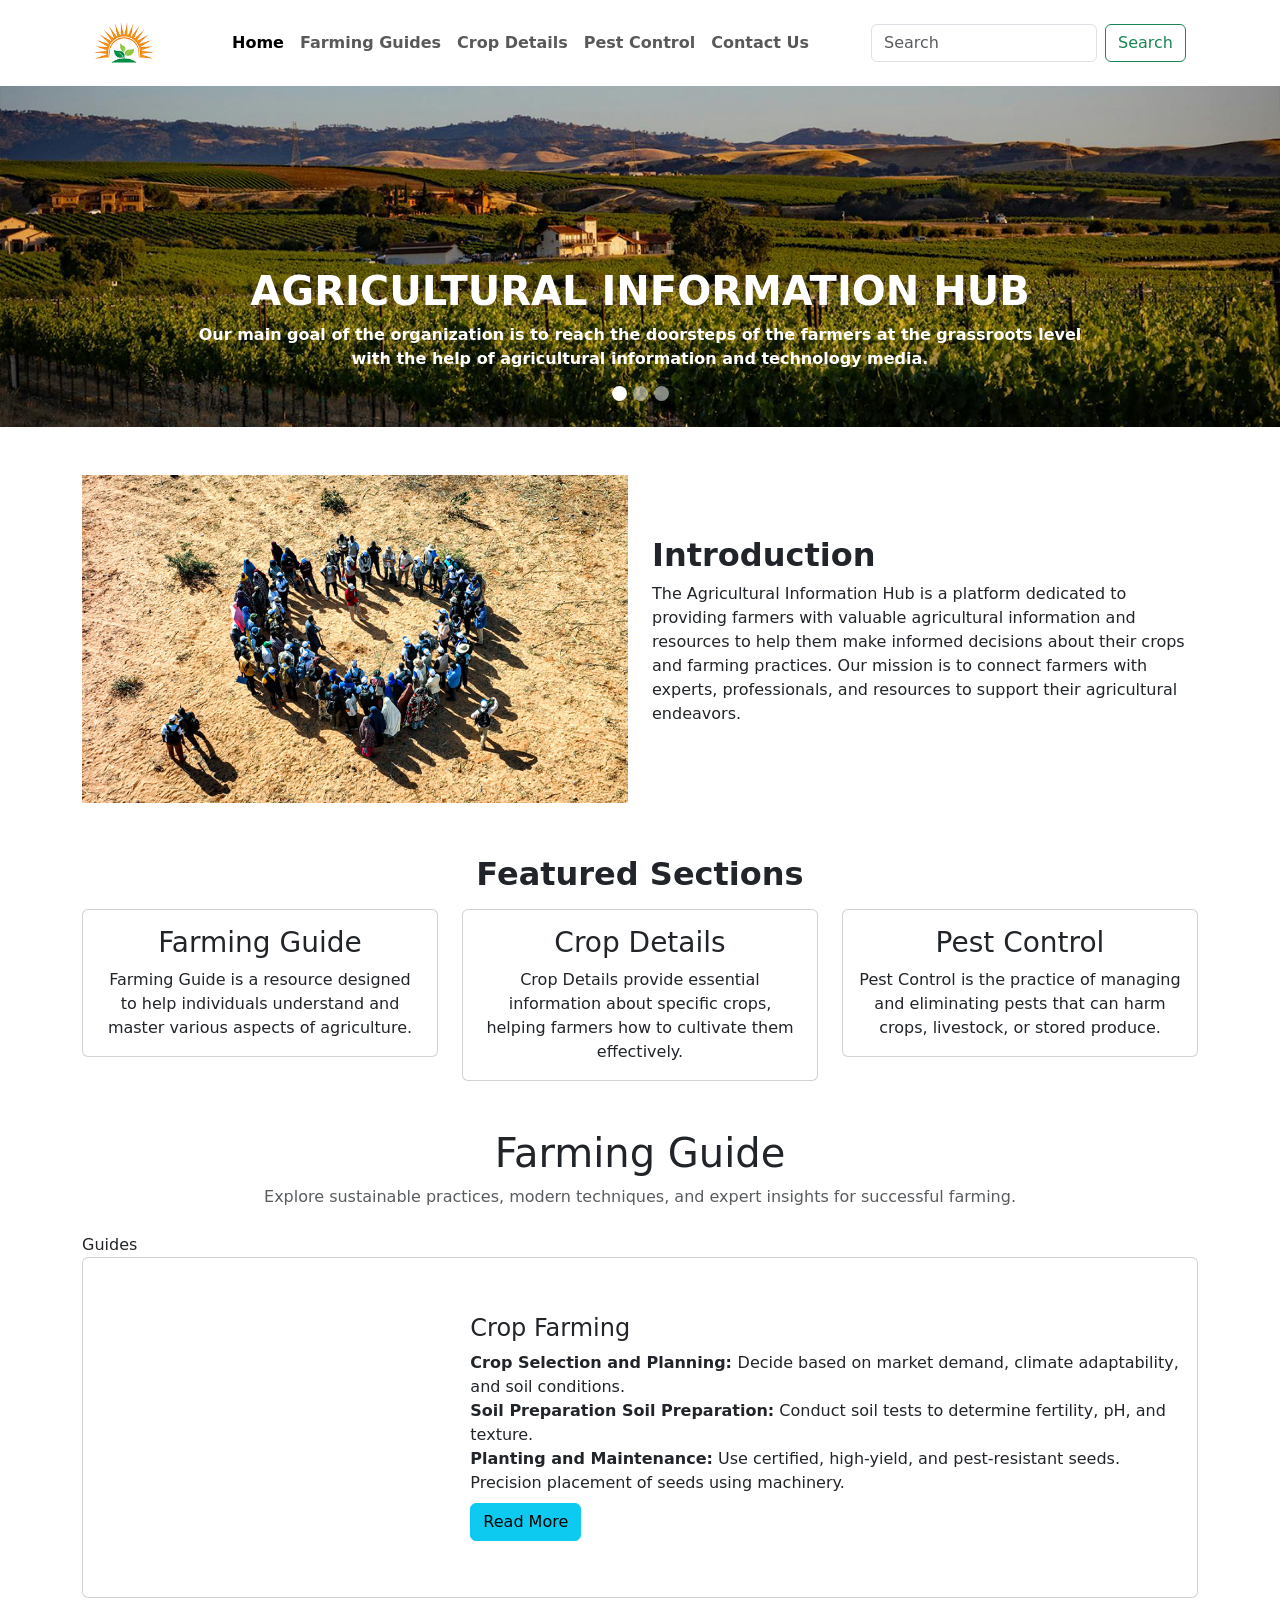
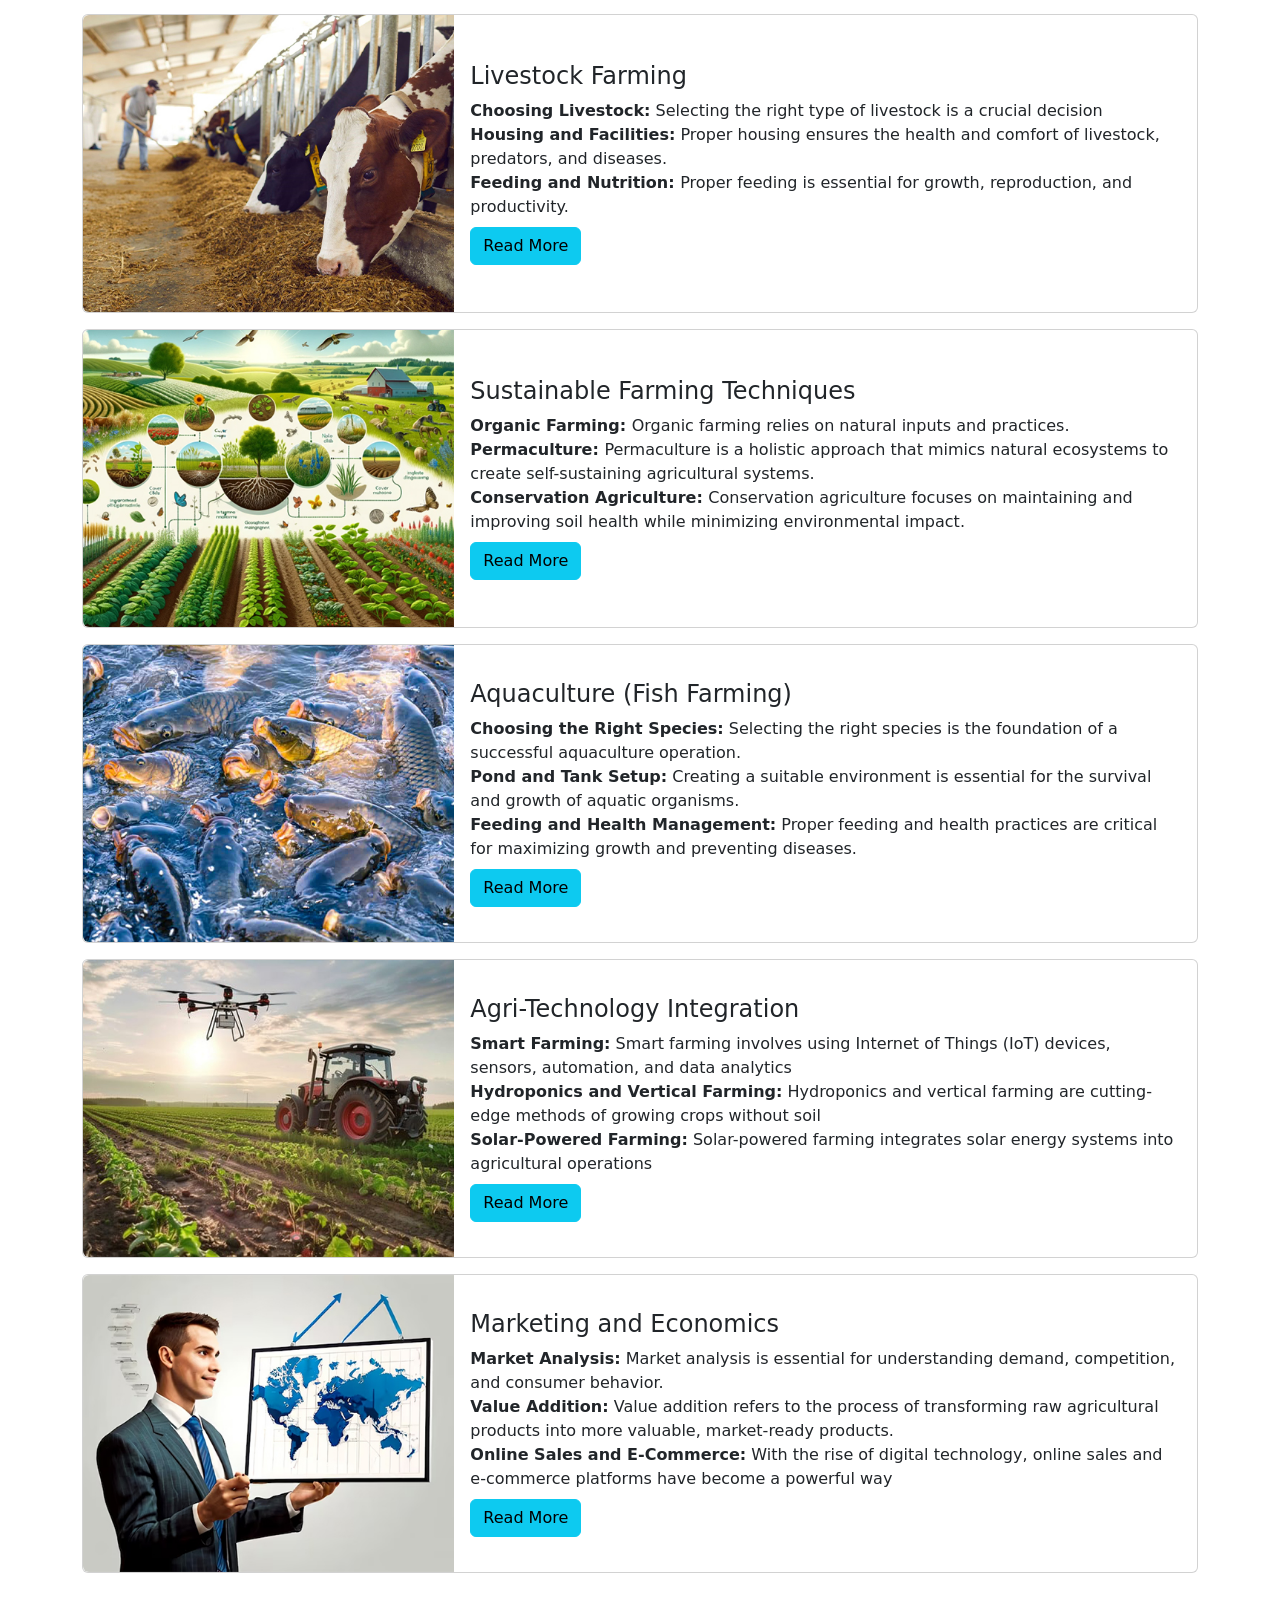
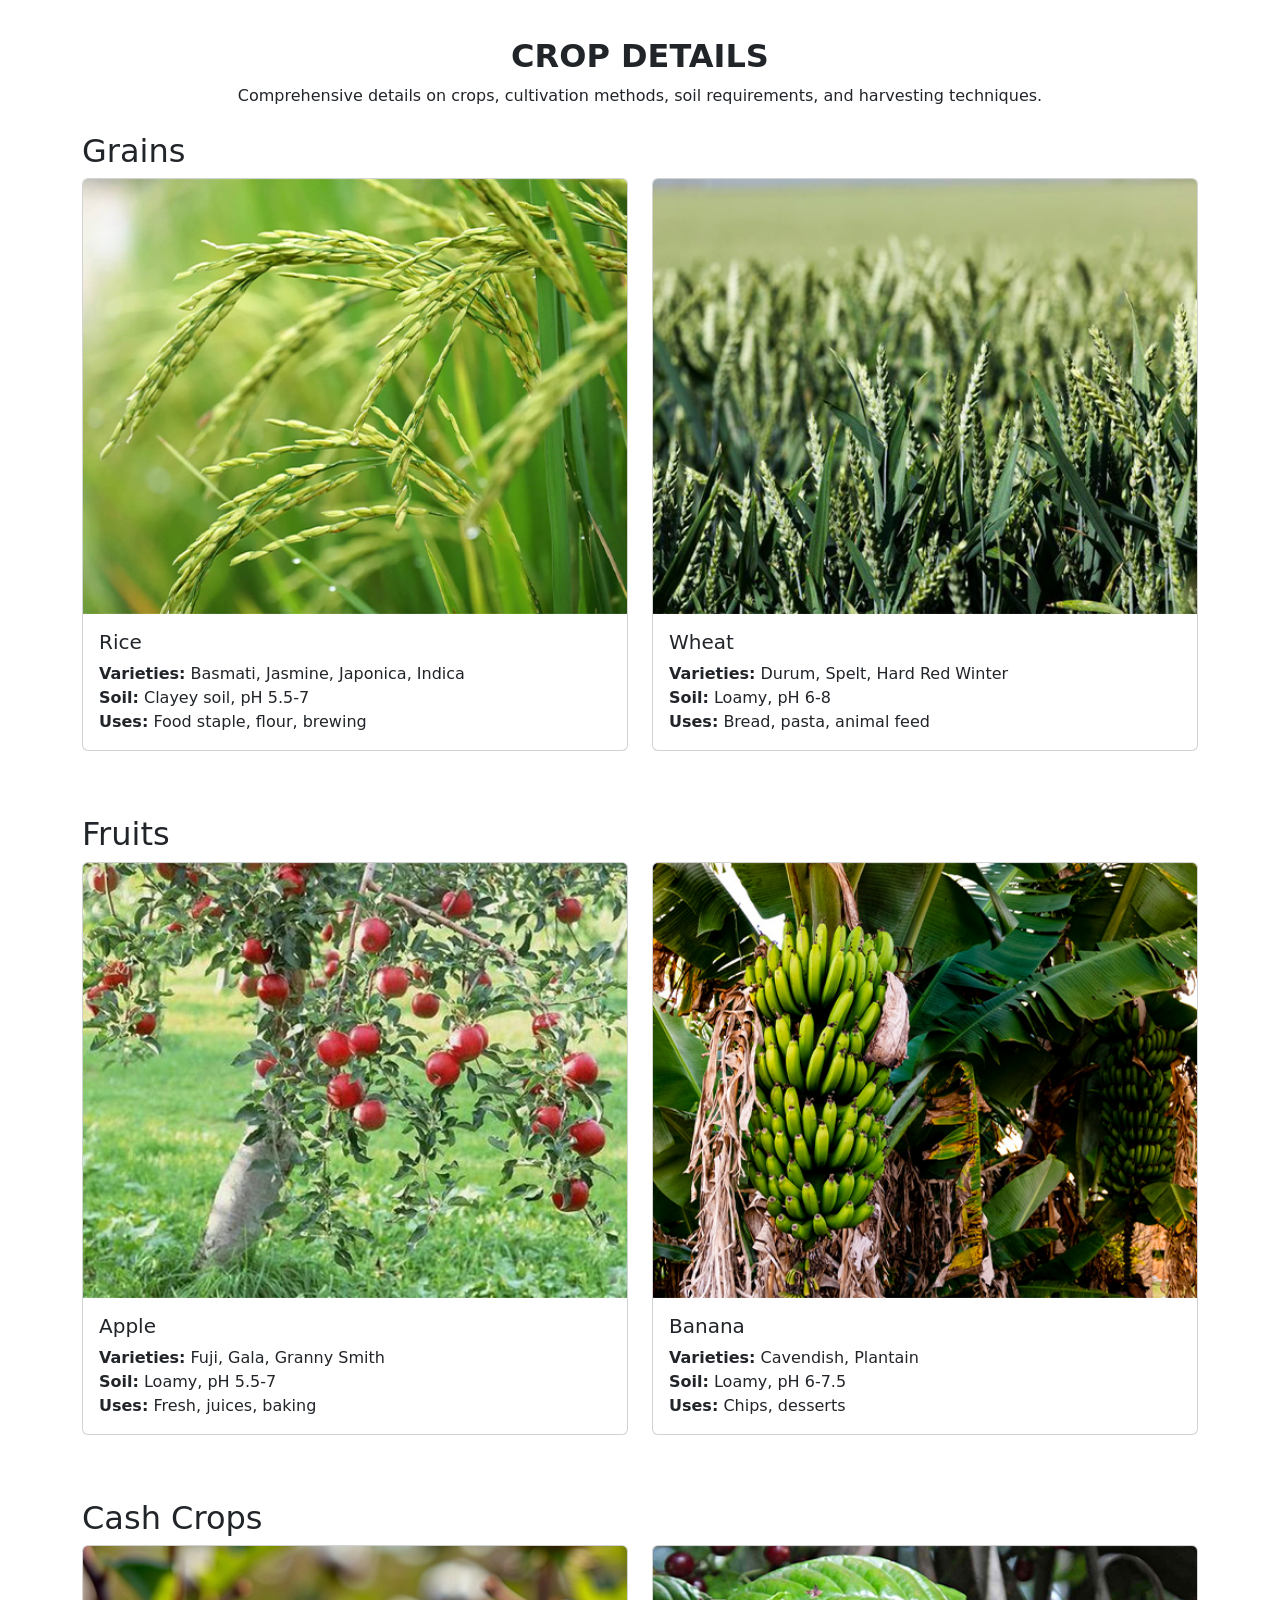
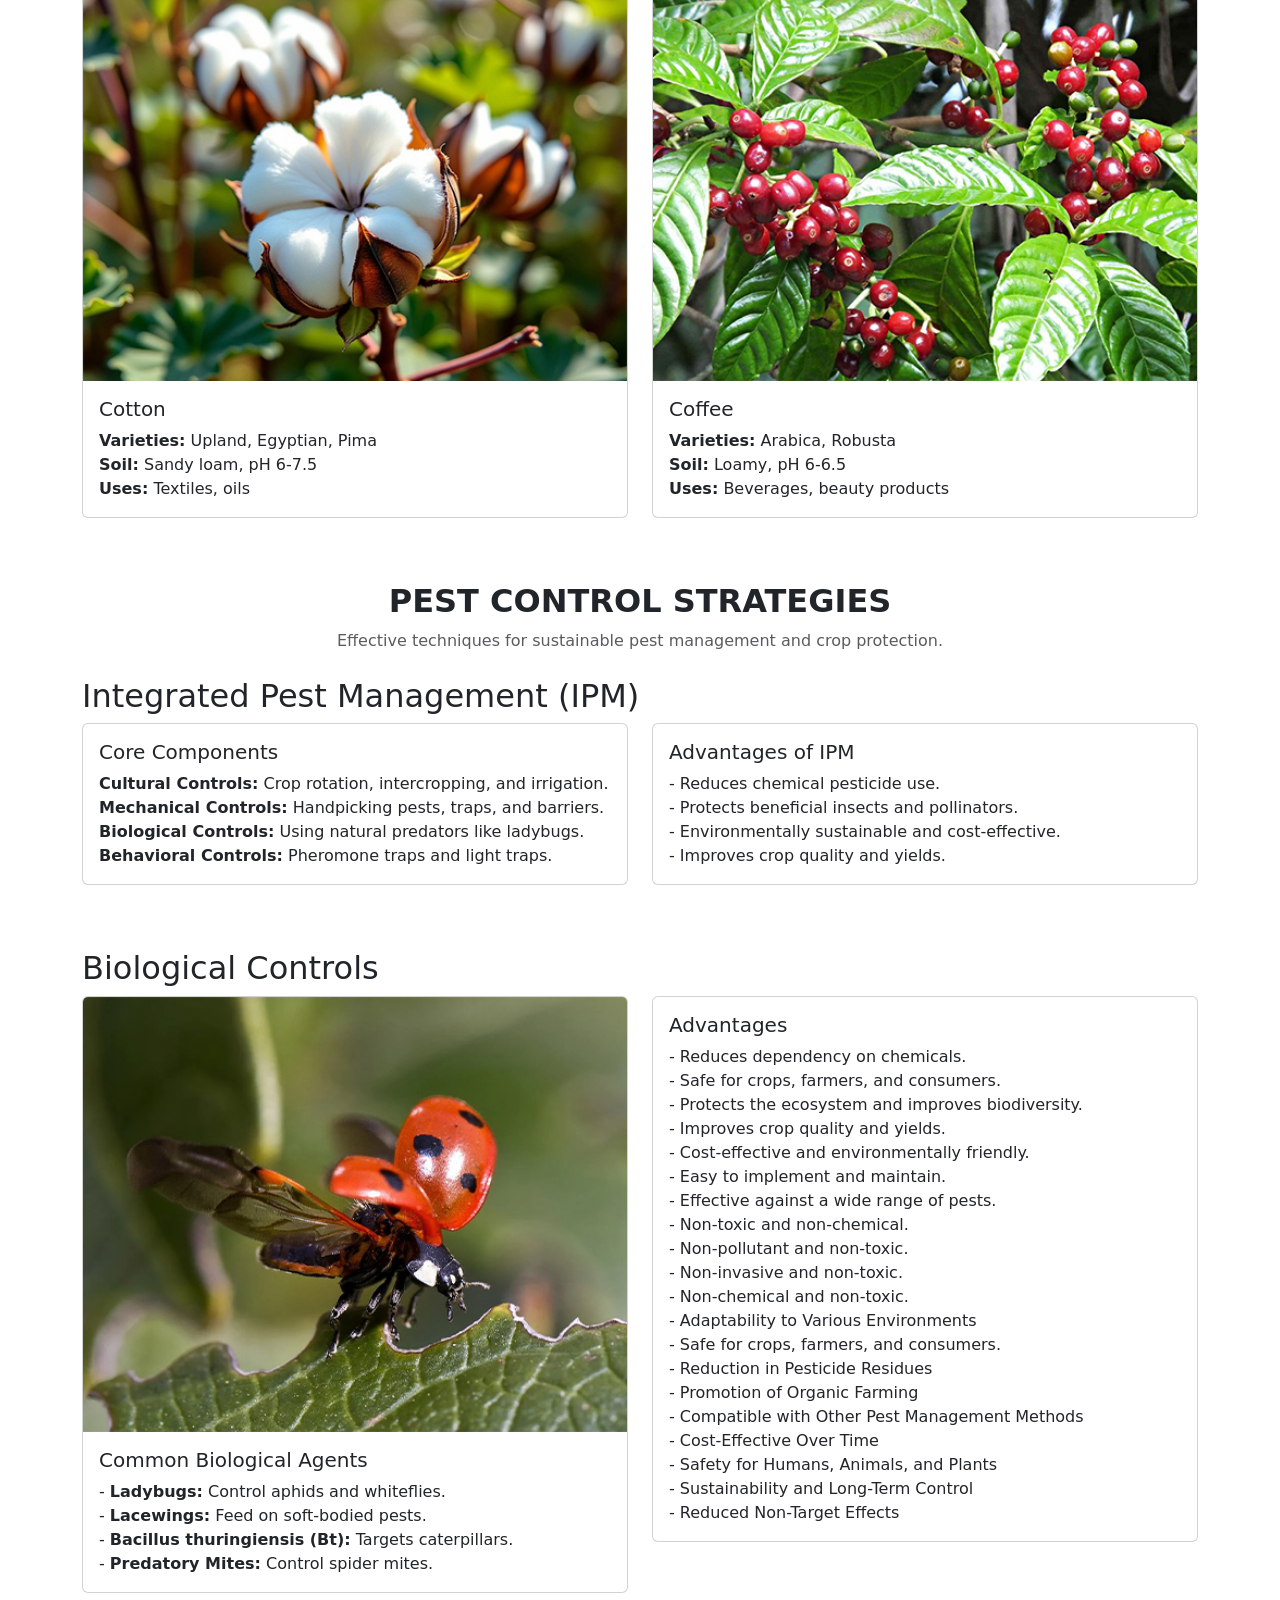
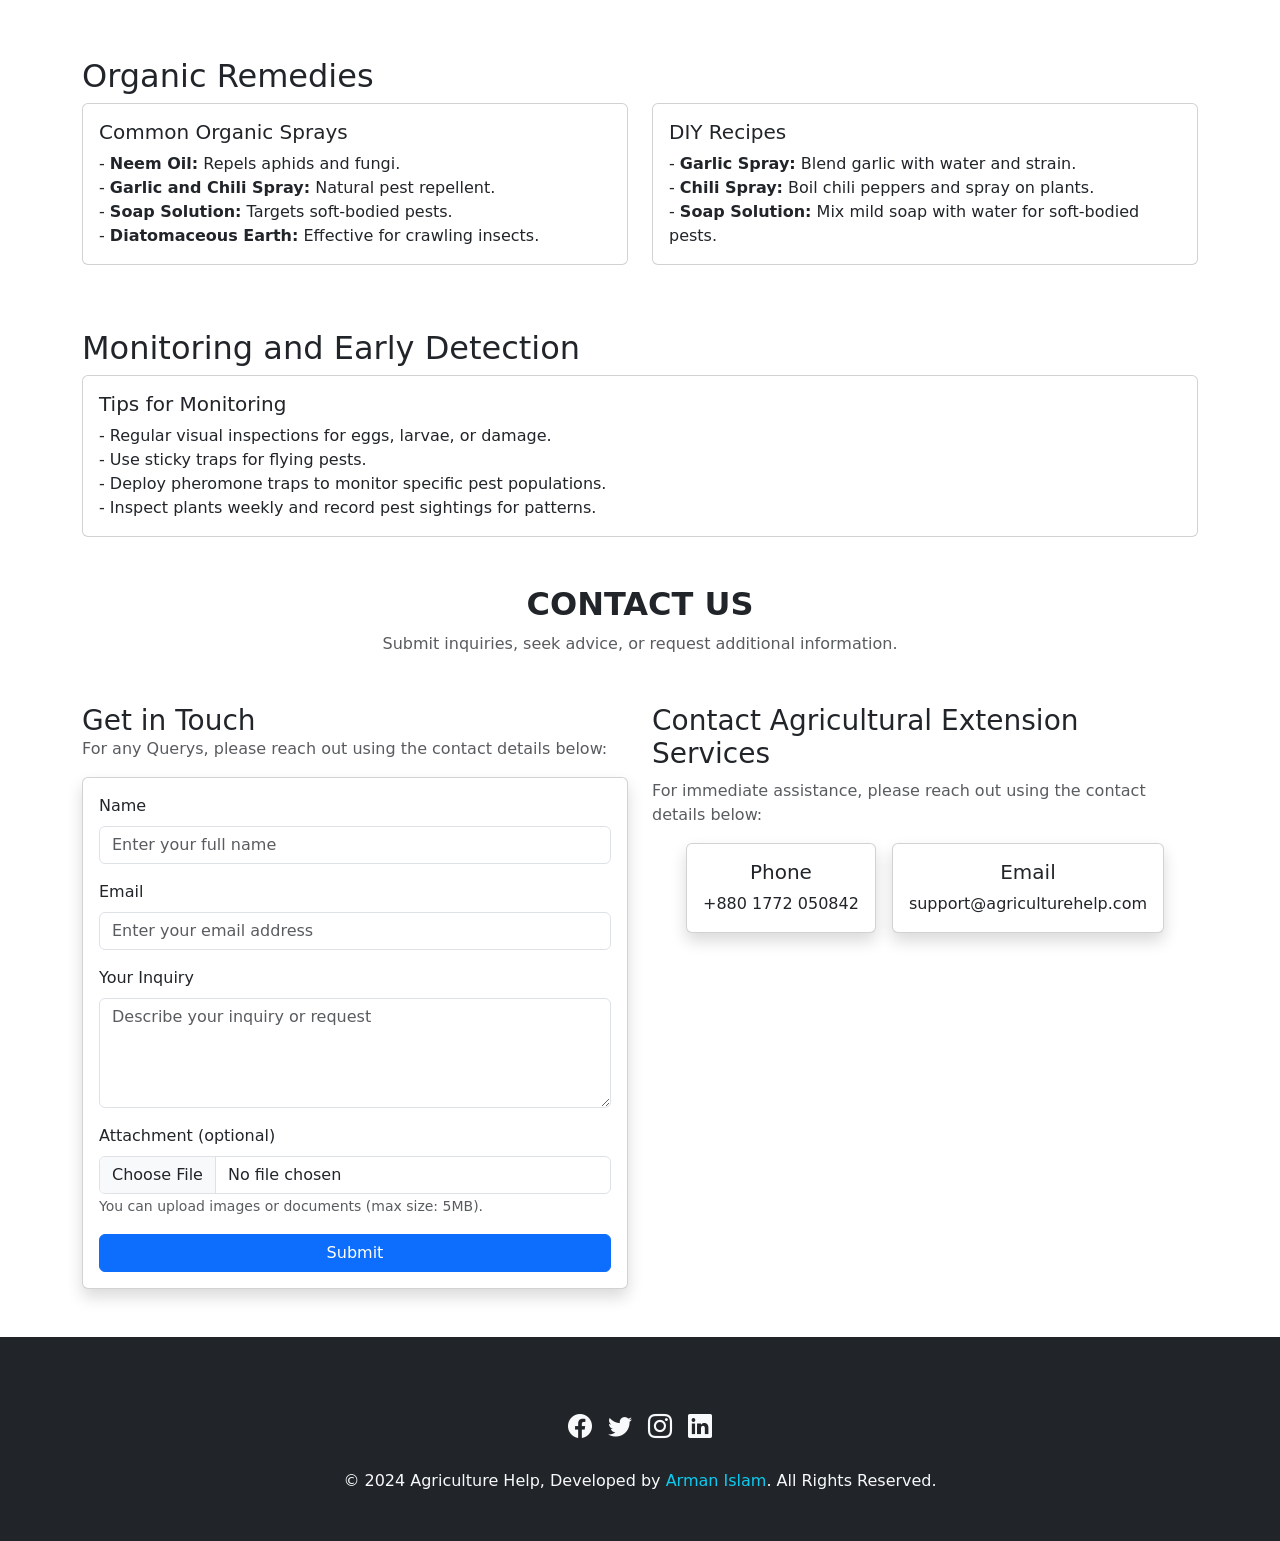
<file: index.html>
<!doctype html>
<html lang="en">

<head>
    <meta charset="utf-8">
    <meta name="viewport" content="width=device-width, initial-scale=1">
    <meta name="description"
        content="This webpage is about Agriculture Information providing a wide range of information about Agriculture." />
    <meta name="author" content="Mehedi Alam" />
    <title>Agricultural Information Hub</title>
    <!-- Bootstrap CSS -->
     <link rel="stylesheet" href="vendor/bootstrap-5.3.3/css/bootstrap.min.css">

    <!-- Bootstrap Icons CSS -->
     <link rel="stylesheet" href="vendor/bootstrap-icons-1.11.3/font/bootstrap-icons.min.css">

    <!-- Custom CSS -->
    <link rel="stylesheet" href="assets/css/style.css">
</head>

<body>
    <!-- Header start -->
    <header>
        <!-- Navigation -->
        <div class="container">
            <nav class="navbar navbar-expand-lg">
                <div class="container-fluid">
                    <a class="navbar-brand" href="index.html"><img src="assets/images/logo.png" width="60" alt="logo" /></a>
                    <button class="navbar-toggler" type="button" data-bs-toggle="collapse"
                        data-bs-target="#navbarSupportedContent" aria-controls="navbarSupportedContent"
                        aria-expanded="false" aria-label="Toggle navigation">
                        <span class="navbar-toggler-icon"></span>
                    </button>
                    <div class="collapse navbar-collapse" id="navbarSupportedContent">
                        <ul class="navbar-nav mx-auto mb-2 mb-lg-0 fw-semibold">
                            <li class="nav-item">
                                <a class="nav-link active" aria-current="page" href="index.html">Home</a>
                            </li>
                            <li class="nav-item">
                                <a class="nav-link" href="farming_guides.html">Farming Guides</a>
                            </li>
                            <li class="nav-item">
                                <a class="nav-link" href="crop_details.html">Crop Details</a>
                            </li>
                            <li class="nav-item">
                                <a class="nav-link" href="pest_control.html">Pest Control</a>
                            </li>
                            <li class="nav-item">
                                <a class="nav-link" href="contact.html">Contact Us</a>
                            </li>
                        </ul>
                        <form class="d-flex" role="search">
                            <input class="form-control me-2" type="search" placeholder="Search" aria-label="Search" />
                            <button class="btn btn-outline-success" type="submit">
                                Search
                            </button>
                        </form>
                    </div>
                </div>
            </nav>
        </div>

        <!-- Carousel -->
        <div class="carousel_banner">
            <div id="carouselExampleCaptions" class="carousel slide" data-bs-ride="carousel" data-bs-interval="3000">
                <div class="carousel-indicators">
                    <button type="button" data-bs-target="#carouselExampleCaptions" data-bs-slide-to="0" class="active"
                        aria-current="true" aria-label="Slide 1"></button>
                    <button type="button" data-bs-target="#carouselExampleCaptions" data-bs-slide-to="1"
                        aria-label="Slide 2"></button>
                    <button type="button" data-bs-target="#carouselExampleCaptions" data-bs-slide-to="2"
                        aria-label="Slide 3"></button>
                </div>
                <div class="carousel-inner">
                    <div class="carousel-item active">
                        <img src="assets/images/banner.jpg" class="d-block w-100 img-fluid" alt="banner1">
                        <div class="carousel-caption d-none d-md-block">
                            <div class="heading text-center text-white">
                                <h1 class="text-uppercase fw-bold">Agricultural Information Hub</h1>
                                <p class="fw-semibold">
                                    Our main goal of the organization is to reach the doorsteps of the
                                    farmers at the grassroots level with the help of agricultural
                                    information and technology media.
                                </p>
                            </div>
                        </div>
                    </div>
                    <div class="carousel-item">
                        <img src="assets/images/banner2.jpg" class="d-block w-100" alt="banner2">
                        <div class="carousel-caption d-none d-md-block">
                            <div class="heading text-center text-white">
                                <h1 class="text-uppercase fw-bold">Agricultural Information Hub</h1>
                                <p class="fw-semibold">
                                    Our main goal of the organization is to reach the doorsteps of the
                                    farmers at the grassroots level with the help of agricultural
                                    information and technology media.
                                </p>
                            </div>
                        </div>
                    </div>
                    <div class="carousel-item">
                        <img src="assets/images/banner3.jpg" class="d-block w-100" alt="banner3">
                        <div class="carousel-caption d-none d-md-block">
                            <div class="heading text-center text-white">
                                <h1 class="text-uppercase fw-bold">Agricultural Information Hub</h1>
                                <p class="fw-semibold">
                                    Our main goal of the organization is to reach the doorsteps of the
                                    farmers at the grassroots level with the help of agricultural
                                    information and technology media.
                                </p>
                            </div>
                        </div>
                    </div>
                </div>
                <!-- <button class="carousel-control-prev" type="button" data-bs-target="#carouselExampleCaptions"
                    data-bs-slide="prev">
                    <span class="carousel-control-prev-icon" aria-hidden="true"></span>
                    <span class="visually-hidden">Previous</span>
                </button>
                <button class="carousel-control-next" type="button" data-bs-target="#carouselExampleCaptions"
                    data-bs-slide="next">
                    <span class="carousel-control-next-icon" aria-hidden="true"></span>
                    <span class="visually-hidden">Next</span>
                </button> -->
            </div>
        </div>

        <!-- banner -->
        <!-- <div class="banner">
            <div class="container">
                <div class="heading text-center text-white">
                    <h1 class="text-uppercase fw-bold">Agricultural Information Hub</h1>
                    <p class="fw-semibold">
                        Our main goal of the organization is to reach the doorsteps of the
                        farmers at the grassroots level with the help of agricultural
                        information and technology media.
                    </p>
                </div>
            </div>
        </div> -->
    </header>
    <!-- Header end -->

      <!-- Main section start -->
    <main>
        <!-- Introduction section -->
        <section class="about py-5">
            <div class="container">
                <div class="row align-items-center">
                    <div class="col-md-6">
                        <img src="assets/images/about.jpg" class="img-fluid" alt="about us" />
                    </div>
                    <div class="col-md-6">
                        <h2 class="fw-bold">Introduction</h2>
                        <p>
                            The Agricultural Information Hub is a platform dedicated to
                            providing farmers with valuable agricultural information and
                            resources to help them make informed decisions about their crops
                            and farming practices. Our mission is to connect farmers with
                            experts, professionals, and resources to support their
                            agricultural endeavors.
                        </p>
                    </div>
                </div>
            </div>
        </section>

        <!-- Intro Details -->
        <section class="intro_details pt-1 pb-5">
            <div class="container">
                <h2 class="text-center pb-2 fw-bold">Featured Sections</h2>
                <div class="row g-4">
                    <div class="col-lg-4 col-md-6">
                        <div class="card">
                            <div class="card-body text-center">
                                <h3 class="card-title">Farming Guide</h3>
                                <p class="card-text">Farming Guide is a resource designed to help individuals understand
                                    and master various aspects of agriculture.</p>
                            </div>
                        </div>
                    </div>
                    <div class="col-lg-4 col-md-6">
                        <div class="card">
                            <div class="card-body text-center">
                                <h3 class="card-title">Crop Details</h3>
                                <p class="card-text">Crop Details provide essential information about specific crops,
                                    helping farmers how to cultivate them effectively.</p>
                            </div>
                        </div>
                    </div>
                    <div class="col-lg-4 col-md-6">
                        <div class="card">
                            <div class="card-body text-center">
                                <h3 class="card-title">Pest Control</h3>
                                <p class="card-text">Pest Control is the practice of managing and eliminating pests that
                                    can harm crops, livestock, or stored produce.</p>
                            </div>
                        </div>
                    </div>
                </div>
            </div>
        </section>

        <!-- Farming guides section start -->
        <!-- Farming Guides -->
        <section class="farming_guides_section">
            <div class="container">
                <!-- Section Title -->
                <div class="text-center mb-4">
                    <h1>Farming Guide</h1>
                    <p class="text-muted">Explore sustainable practices, modern techniques, and expert insights for
                        successful
                        farming.</p>
                </div>Guides</h2>
                <div class="row">

                    <div class="col-lg-12">
                        <div class="card mb-3">
                            <div class="row g-0 align-items-center">
                                <div class="col-md-4 pb-0">
                                    <!-- <img src="assets/images/images.jpg" class="img-fluid w-100" alt="Guide1"> -->

                                    <iframe width="100%" height="332" class="rounded-start" src="https://www.youtube.com/embed/jo8Joe8XOB4?si=YPWAeTyaAG4OgKPn"
                                        title="YouTube video player" frameborder="0"
                                        allow="accelerometer; autoplay; clipboard-write; encrypted-media; gyroscope; picture-in-picture; web-share"
                                        referrerpolicy="strict-origin-when-cross-origin" allowfullscreen></iframe>
                                </div>
                                <div class="col-md-8">
                                    <div class="card-body">
                                        <h4 class="card-title">Crop Farming</h4>
                                        <p class="card-text m-0"><strong>Crop Selection and Planning: </strong>Decide
                                            based on market demand, climate adaptability, and soil conditions.</p>
                                        <p class="m-0"><strong>Soil Preparation Soil Preparation:</strong> Conduct soil
                                            tests to determine fertility, pH, and texture.</p>
                                        <p class="m-0"><strong>Planting and Maintenance:</strong> Use certified,
                                            high-yield, and pest-resistant seeds. Precision placement of seeds using
                                            machinery.</p>

                                        <a href="#" class="btn btn-info mt-2">Read More</a>
                                    </div>
                                </div>
                            </div>
                        </div>
                    </div>
                    <div class="col-lg-12">
                        <div class="card mb-3">
                            <div class="row g-0 align-items-center">
                                <div class="col-md-4">
                                    <img src="assets/images/guide2.jpg" height="323" class="img-fluid rounded-start" alt="...">
                                </div>
                                <div class="col-md-8">
                                    <div class="card-body">
                                        <h4 class="card-title">Livestock Farming</h4>
                                        <p class="m-0"><strong>Choosing Livestock:</strong> Selecting the right type of
                                            livestock is a crucial decision</p>
                                        <p class="m-0"><strong>Housing and Facilities:</strong> Proper housing ensures
                                            the health and comfort of livestock, predators, and diseases.</p>
                                        <p class="m-0"><strong>Feeding and Nutrition: </strong> Proper feeding is
                                            essential for growth, reproduction, and productivity.</p>

                                        <a href="#" class="btn btn-info mt-2">Read More</a>
                                    </div>
                                </div>
                            </div>
                        </div>
                    </div>
                    <div class="col-lg-12">
                        <div class="card mb-3">
                            <div class="row g-0 align-items-center">
                                <div class="col-md-4">
                                    <img src="assets/images/guide3.jpg" class="img-fluid rounded-start" alt="...">
                                </div>
                                <div class="col-md-8">
                                    <div class="card-body">
                                        <h4 class="card-title">Sustainable Farming Techniques</h4>
                                        <p class="m-0"><strong>Organic Farming: </strong> Organic farming relies on
                                            natural inputs and practices.</p>
                                        <p class="m-0"><strong>Permaculture: </strong> Permaculture is a holistic
                                            approach that mimics natural ecosystems to create self-sustaining
                                            agricultural systems.</p>
                                        <p class="m-0"><strong>Conservation Agriculture: </strong> Conservation
                                            agriculture focuses on maintaining and improving soil health while
                                            minimizing environmental impact.</p>
                                        <a href="#" class="btn btn-info mt-2">Read More</a>
                                    </div>
                                </div>
                            </div>
                        </div>
                    </div>
                    <div class="col-lg-12">
                        <div class="card mb-3">
                            <div class="row g-0 align-items-center">
                                <div class="col-md-4">
                                    <img src="assets/images/guide4.jpg" class="img-fluid rounded-start" alt="...">
                                </div>
                                <div class="col-md-8">
                                    <div class="card-body">
                                        <h4 class="card-title">Aquaculture (Fish Farming)</h4>
                                        <p class="m-0"><strong>Choosing the Right Species:</strong> Selecting the right
                                            species is the foundation of a successful aquaculture operation.</p>
                                        <p class="m-0"><strong>Pond and Tank Setup:</strong> Creating a suitable
                                            environment is essential for the survival and growth of aquatic organisms.
                                        </p>
                                        <p class="m-0"><strong>Feeding and Health Management:</strong> Proper feeding
                                            and health practices are critical for maximizing growth and preventing
                                            diseases.</p>
                                        <a href="#" class="btn btn-info mt-2">Read More</a>
                                    </div>
                                </div>
                            </div>
                        </div>
                    </div>
                    <div class="col-lg-12">
                        <div class="card mb-3">
                            <div class="row g-0 align-items-center">
                                <div class="col-md-4">
                                    <img src="assets/images/guide5.jpg" class="img-fluid rounded-start" alt="...">
                                </div>
                                <div class="col-md-8">
                                    <div class="card-body">
                                        <h4 class="card-title">Agri-Technology Integration</h4>
                                        <p class="m-0"><strong>Smart Farming:</strong> Smart farming involves using
                                            Internet of Things (IoT) devices, sensors, automation, and data analytics
                                        </p>
                                        <p class="m-0"><strong>Hydroponics and Vertical Farming:</strong> Hydroponics
                                            and vertical farming are cutting-edge methods of growing crops without soil
                                        </p>
                                        <p class="m-0"><strong>Solar-Powered Farming:</strong> Solar-powered farming
                                            integrates solar energy systems into agricultural operations</p>
                                        <a href="#" class="btn btn-info mt-2">Read More</a>
                                    </div>
                                </div>
                            </div>
                        </div>
                    </div>
                    <div class="col-lg-12">
                        <div class="card mb-3">
                            <div class="row g-0 align-items-center">
                                <div class="col-md-4">
                                    <img src="assets/images/guide6.jpg" class="img-fluid rounded-start" alt="...">
                                </div>
                                <div class="col-md-8">
                                    <div class="card-body">
                                        <h4 class="card-title">Marketing and Economics</h4>
                                        <p class="m-0"><strong>Market Analysis:</strong> Market analysis is essential
                                            for understanding demand, competition, and consumer behavior.</p>
                                        <p class="m-0"><strong>Value Addition:</strong> Value addition refers to the
                                            process of transforming raw agricultural products into more valuable,
                                            market-ready
                                            products.</p>
                                        <p class="m-0"><strong>Online Sales and E-Commerce:</strong> With the rise of
                                            digital technology, online sales and e-commerce platforms have become a
                                            powerful way</p>
                                        <a href="#" class="btn btn-info mt-2">Read More</a>
                                    </div>
                                </div>
                            </div>
                        </div>
                    </div>

                </div>
            </div>
        </section>
        <!-- Farming guides section end -->

        <!-- Crop Details Section start -->
        <section class="crop-details py-5">
            <div class="container">
                <!-- Title -->
                <div class="text-center mb-4">
                    <h2 class="fw-bold text-uppercase">Crop Details</h2>
                    <p>
                        Comprehensive details on crops, cultivation methods, soil
                        requirements, and harvesting techniques.
                    </p>
                </div>

                <!-- Grains Section -->
                <div class="mb-5">
                    <h2>Grains</h2>
                    <div class="row">
                        <div class="col-md-6 mb-3">
                            <div class="card">
                                <img src="assets/images/rice.jpg" class="card-img-top" alt="Rice" />
                                <div class="card-body">
                                    <h5 class="card-title">Rice</h5>
                                    <p class="card-text">
                                        <strong>Varieties:</strong> Basmati, Jasmine, Japonica,
                                        Indica<br />
                                        <strong>Soil:</strong> Clayey soil, pH 5.5-7<br />
                                        <strong>Uses:</strong> Food staple, flour, brewing
                                    </p>
                                </div>
                            </div>
                        </div>
                        <div class="col-md-6 mb-3">
                            <div class="card">
                                <img src="assets/images/wheet.jpg" class="card-img-top" alt="Wheat" />
                                <div class="card-body">
                                    <h5 class="card-title">Wheat</h5>
                                    <p class="card-text">
                                        <strong>Varieties:</strong> Durum, Spelt, Hard Red Winter<br />
                                        <strong>Soil:</strong> Loamy, pH 6-8<br />
                                        <strong>Uses:</strong> Bread, pasta, animal feed
                                    </p>
                                </div>
                            </div>
                        </div>
                    </div>
                </div>

                <!-- Fruits Section -->
                <div class="mb-5">
                    <h2>Fruits</h2>
                    <div class="row">
                        <div class="col-md-6 mb-3">
                            <div class="card">
                                <img src="assets/images/apple.jpg" class="card-img-top" alt="Apple" />
                                <div class="card-body">
                                    <h5 class="card-title">Apple</h5>
                                    <p class="card-text">
                                        <strong>Varieties:</strong> Fuji, Gala, Granny Smith<br />
                                        <strong>Soil:</strong> Loamy, pH 5.5-7<br />
                                        <strong>Uses:</strong> Fresh, juices, baking
                                    </p>
                                </div>
                            </div>
                        </div>
                        <div class="col-md-6 mb-3">
                            <div class="card">
                                <img src="assets/images/bananna.jpg" class="card-img-top" alt="Banana" />
                                <div class="card-body">
                                    <h5 class="card-title">Banana</h5>
                                    <p class="card-text">
                                        <strong>Varieties:</strong> Cavendish, Plantain<br />
                                        <strong>Soil:</strong> Loamy, pH 6-7.5<br />
                                        <strong>Uses:</strong> Chips, desserts
                                    </p>
                                </div>
                            </div>
                        </div>
                    </div>
                </div>

                <!-- Cash Crops Section -->
                <div>
                    <h2>Cash Crops</h2>
                    <div class="row">
                        <div class="col-md-6 mb-3">
                            <div class="card">
                                <img src="assets/images/cotton.jpg" class="card-img-top" alt="Cotton" />
                                <div class="card-body">
                                    <h5 class="card-title">Cotton</h5>
                                    <p class="card-text">
                                        <strong>Varieties:</strong> Upland, Egyptian, Pima<br />
                                        <strong>Soil:</strong> Sandy loam, pH 6-7.5<br />
                                        <strong>Uses:</strong> Textiles, oils
                                    </p>
                                </div>
                            </div>
                        </div>
                        <div class="col-md-6 mb-3">
                            <div class="card">
                                <img src="assets/images/coffee.jpg" class="card-img-top" alt="Coffee" />
                                <div class="card-body">
                                    <h5 class="card-title">Coffee</h5>
                                    <p class="card-text">
                                        <strong>Varieties:</strong> Arabica, Robusta<br />
                                        <strong>Soil:</strong> Loamy, pH 6-6.5<br />
                                        <strong>Uses:</strong> Beverages, beauty products
                                    </p>
                                </div>
                            </div>
                        </div>
                    </div>
                </div>
            </div>
        </section>
        <!-- Crop Details Section end -->

        <!-- Pest Control Strategies section start -->
        <section class="pest_control_strategies">
            <div class="container">
                <!-- Section Title -->
                <div class="text-center mb-4">
                    <h2 class="fw-bold text-uppercase">Pest Control Strategies</h2>
                    <p class="text-muted">
                        Effective techniques for sustainable pest management and crop
                        protection.
                    </p>
                </div>

                <!-- IPM Section -->
                <div class="mb-5">
                    <h2>Integrated Pest Management (IPM)</h2>
                    <div class="row">
                        <div class="col-md-6 mb-3">
                            <div class="card">
                                <div class="card-body">
                                    <h5 class="card-title">Core Components</h5>
                                    <p class="card-text">
                                        <strong>Cultural Controls:</strong> Crop rotation,
                                        intercropping, and irrigation.<br />
                                        <strong>Mechanical Controls:</strong> Handpicking pests,
                                        traps, and barriers.<br />
                                        <strong>Biological Controls:</strong> Using natural
                                        predators like ladybugs.<br />
                                        <strong>Behavioral Controls:</strong> Pheromone traps and
                                        light traps.
                                    </p>
                                </div>
                            </div>
                        </div>
                        <div class="col-md-6 mb-3">
                            <div class="card">
                                <div class="card-body">
                                    <h5 class="card-title">Advantages of IPM</h5>
                                    <p class="card-text">
                                        - Reduces chemical pesticide use.<br />
                                        - Protects beneficial insects and pollinators.<br />
                                        - Environmentally sustainable and cost-effective. <br>
                                        - Improves crop quality and yields.
                                    </p>
                                </div>
                            </div>
                        </div>
                    </div>
                </div>

                <!-- Biological Controls Section -->
                <div class="mb-5">
                    <h2>Biological Controls</h2>
                    <div class="row">
                        <div class="col-md-6 mb-3">
                            <div class="card">
                                <img src="assets/images/ladybug.jpg" class="card-img-top" alt="Ladybugs" />
                                <div class="card-body">
                                    <h5 class="card-title">Common Biological Agents</h5>
                                    <p class="card-text">
                                        - <strong>Ladybugs:</strong> Control aphids and
                                        whiteflies.<br />
                                        - <strong>Lacewings:</strong> Feed on soft-bodied pests.<br />
                                        - <strong>Bacillus thuringiensis (Bt):</strong> Targets
                                        caterpillars.<br />
                                        - <strong>Predatory Mites:</strong> Control spider mites.
                                    </p>
                                </div>
                            </div>
                        </div>
                        <div class="col-md-6 mb-3">
                            <div class="card">
                                <div class="card-body">
                                    <h5 class="card-title">Advantages</h5>
                                    <p class="card-text">
                                        - Reduces dependency on chemicals.<br />
                                        - Safe for crops, farmers, and consumers.<br />
                                        - Protects the ecosystem and improves biodiversity. <br>
                                        - Improves crop quality and yields. <br>
                                        - Cost-effective and environmentally friendly. <br>
                                        - Easy to implement and maintain. <br>
                                        - Effective against a wide range of pests. <br>
                                        - Non-toxic and non-chemical. <br>
                                        - Non-pollutant and non-toxic. <br>
                                        - Non-invasive and non-toxic. <br>
                                        - Non-chemical and non-toxic. <br>
                                        - Adaptability to Various Environments <br>
                                        - Safe for crops, farmers, and consumers. <br>
                                        - Reduction in Pesticide Residues <br>
                                        - Promotion of Organic Farming <br>
                                        - Compatible with Other Pest Management Methods <br>
                                        - Cost-Effective Over Time <br>
                                        - Safety for Humans, Animals, and Plants <br>
                                        - Sustainability and Long-Term Control <br>
                                        - Reduced Non-Target Effects
                                    </p>
                                </div>
                            </div>
                        </div>
                    </div>
                </div>

                <!-- Organic Remedies Section -->
                <div class="mb-5">
                    <h2>Organic Remedies</h2>
                    <div class="row">
                        <div class="col-md-6 mb-3">
                            <div class="card">
                                <div class="card-body">
                                    <h5 class="card-title">Common Organic Sprays</h5>
                                    <p class="card-text">
                                        - <strong>Neem Oil:</strong> Repels aphids and fungi.<br />
                                        - <strong>Garlic and Chili Spray:</strong> Natural pest
                                        repellent.<br />
                                        - <strong>Soap Solution:</strong> Targets soft-bodied
                                        pests.<br />
                                        - <strong>Diatomaceous Earth:</strong> Effective for
                                        crawling insects.
                                    </p>
                                </div>
                            </div>
                        </div>
                        <div class="col-md-6 mb-3">
                            <div class="card">
                                <div class="card-body">
                                    <h5 class="card-title">DIY Recipes</h5>
                                    <p class="card-text">
                                        - <strong>Garlic Spray:</strong> Blend garlic with water and
                                        strain.<br />
                                        - <strong>Chili Spray:</strong> Boil chili peppers and spray
                                        on plants.<br />
                                        - <strong>Soap Solution:</strong> Mix mild soap with water
                                        for soft-bodied pests.
                                    </p>
                                </div>
                            </div>
                        </div>
                    </div>
                </div>

                <!-- Monitoring and Detection Section -->
                <div class="mb-5">
                    <h2>Monitoring and Early Detection</h2>
                    <div class="row">
                        <div class="col-md-12">
                            <div class="card">
                                <div class="card-body">
                                    <h5 class="card-title">Tips for Monitoring</h5>
                                    <p class="card-text">
                                        - Regular visual inspections for eggs, larvae, or damage.<br />
                                        - Use sticky traps for flying pests.<br />
                                        - Deploy pheromone traps to monitor specific pest
                                        populations.<br />
                                        - Inspect plants weekly and record pest sightings for
                                        patterns.
                                    </p>
                                </div>
                            </div>
                        </div>
                    </div>
                </div>
            </div>
        </section>
        <!-- Pest Control Strategies section end -->

        <!-- contact section start -->
        <section class="contact_us my-5">
            <!-- Section Title -->
            <div class="text-center mb-4">
                <h2 class="fw-bold text-uppercase">Contact Us</h2>
                <p class="text-muted">Submit inquiries, seek advice, or request additional information.</p>
            </div>
            <!-- Contact Form -->
            <div class="container">
                <div class="row">
                    <div class="col-md-6">
                        <h3 class="card-title mt-4">Get in Touch</h3>
                        <p class="text-muted">For any Querys, please reach out using the contact details below:</p>
                        <div class="card shadow">
                            <div class="card-body">
                                <form action="/submit" method="POST" enctype="multipart/form-data">
                                    <!-- Name Field -->
                                    <div class="mb-3">
                                        <label for="name" class="form-label">Name</label>
                                        <input type="text" class="form-control" id="name" name="name"
                                            placeholder="Enter your full name" required>
                                    </div>

                                    <!-- Email Field -->
                                    <div class="mb-3">
                                        <label for="email" class="form-label">Email</label>
                                        <input type="email" class="form-control" id="email" name="email"
                                            placeholder="Enter your email address" required>
                                    </div>

                                    <!-- Message/Inquiry Field -->
                                    <div class="mb-3">
                                        <label for="message" class="form-label">Your Inquiry</label>
                                        <textarea class="form-control" id="message" name="message" rows="4"
                                            placeholder="Describe your inquiry or request" required></textarea>
                                    </div>

                                    <!-- File Attachment -->
                                    <div class="mb-3">
                                        <label for="attachment" class="form-label">Attachment (optional)</label>
                                        <input type="file" class="form-control" id="attachment" name="attachment"
                                            accept="image/*,application/pdf">
                                        <small class="text-muted">You can upload images or documents (max size:
                                            5MB).</small>
                                    </div>

                                    <!-- Submit Button -->
                                    <div class="d-grid">
                                        <button type="submit" class="btn btn-primary" onclick="showAlert()">Submit</button>
                                    </div>
                                </form>
                            </div>
                        </div>
                    </div>
                    <!-- Direct Communication Section -->
                    <div class="col-md-6">
                        <div class="mt-4">
                            <h3>Contact Agricultural Extension Services</h3>
                            <p class="text-muted">For immediate assistance, please reach out using the contact details
                                below:</p>
                            <div class="d-flex justify-content-center">
                                <div class="card shadow text-center me-3">
                                    <div class="card-body">
                                        <h5 class="card-title">Phone</h5>
                                        <p class="card-text">+880 1772 050842</p>
                                    </div>
                                </div>
                                <div class="card shadow text-center">
                                    <div class="card-body">
                                        <h5 class="card-title">Email</h5>
                                        <p class="card-text">support@agriculturehelp.com</p>
                                    </div>
                                </div>
                            </div>
                        </div>
                    </div>
                </div>
            </div>
        </section>
        <!-- contact section end -->
    </main>
    <!-- Main section end -->


     <!-- Footer section start -->
    <footer class="bg-dark text-light py-5">
        <div class="container">
            <!-- Social Media Section -->
            <div class="d-flex justify-content-center mt-4">
                <a href="https://www.facebook.com/MehediAlam49/" class="text-light me-3"><i
                        class="bi bi-facebook fs-4"></i></a>
                <a href="https://twitter.com/MehediAlam49" class="text-light me-3"><i
                        class="bi bi-twitter fs-4"></i></a>
                <a href="https://www.instagram.com/mehedialam_49/" class="text-light me-3"><i
                        class="bi bi-instagram fs-4"></i></a>
                <a href="https://www.linkedin.com/in/mehedialam49/" class="text-light"><i
                        class="bi bi-linkedin fs-4"></i></a>
            </div>

            <!-- Footer Bottom -->
            <div class="text-center mt-4">
                <p class="mb-0">&copy; 2024 Agriculture Help, Developed by <a
                        href="https://www.facebook.com/MehediAlam49/" class="text-decoration-none text-info">Arman Islam</a>. All Rights Reserved.</p>
            </div>
        </div>

    </footer>
    <!-- Footer section end -->

    <!-- Scroll to Top Button -->
    <button id="scrollToTopBtn" class="scroll-to-top">↑</button>

    <!-- Bootstrap JS -->
     <script src="vendor/bootstrap-5.3.3/js/bootstrap.bundle.min.js"></script>

    <!-- custom JS -->
    <script src="assets/js/app.js"></script>
</body>

</html>
</file>
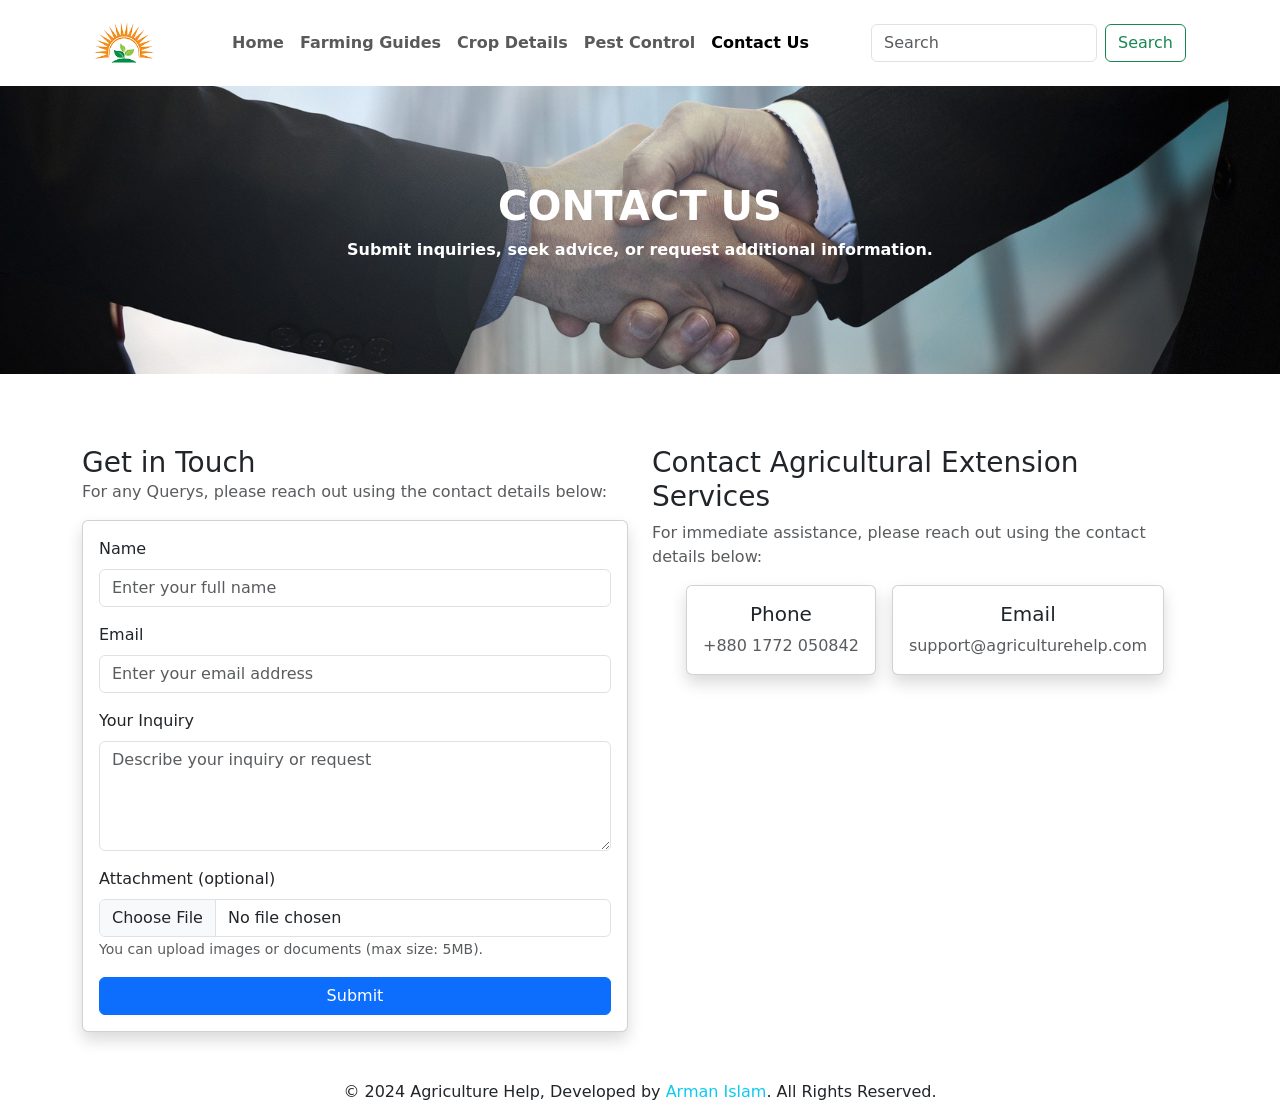
<file: contact.html>
<!doctype html>
<html lang="en">

<head>
    <meta charset="utf-8">
    <meta name="viewport" content="width=device-width, initial-scale=1">
    <meta name="description"
        content="This webpage is about Agriculture Information providing a wide range of information about Agriculture." />
    <meta name="author" content="Mehedi Alam" />
    <title>Agricultural Information Hub</title>
    <!-- Bootstrap CSS -->
    <link rel="stylesheet" href="vendor/bootstrap-5.3.3/css/bootstrap.min.css">
    
    <!-- Bootstrap Icons CSS -->
    <link rel="stylesheet" href="vendor/bootstrap-icons-1.11.3/font/bootstrap-icons.min.css">
    
    <!-- Custom CSS -->
    <link rel="stylesheet" href="assets/css/style.css">
</head>

<body>
    <!-- Header start -->
    <header>
        <!-- Navigation -->
        <div class="container">
            <nav class="navbar navbar-expand-lg">
                <div class="container-fluid">
                    <a class="navbar-brand" href="index.html"><img src="assets/images/logo.png" width="60"
                            alt="logo" /></a>
                    <button class="navbar-toggler" type="button" data-bs-toggle="collapse"
                        data-bs-target="#navbarSupportedContent" aria-controls="navbarSupportedContent"
                        aria-expanded="false" aria-label="Toggle navigation">
                        <span class="navbar-toggler-icon"></span>
                    </button>
                    <div class="collapse navbar-collapse" id="navbarSupportedContent">
                        <ul class="navbar-nav mx-auto mb-2 mb-lg-0 fw-semibold">
                            <li class="nav-item">
                                <a class="nav-link" href="index.html">Home</a>
                            </li>
                            <li class="nav-item">
                                <a class="nav-link" href="farming_guides.html">Farming Guides</a>
                            </li>
                            <li class="nav-item">
                                <a class="nav-link" href="crop_details.html">Crop Details</a>
                            </li>
                            <li class="nav-item">
                                <a class="nav-link" href="pest_control.html">Pest Control</a>
                            </li>
                            <li class="nav-item">
                                <a class="nav-link active" aria-current="page" href="contact.html">Contact Us</a>
                            </li>
                        </ul>
                        <form class="d-flex" role="search">
                            <input class="form-control me-2" type="search" placeholder="Search" aria-label="Search" />
                            <button class="btn btn-outline-success" type="submit">
                                Search
                            </button>
                        </form>
                    </div>
                </div>
            </nav>
        </div>

        <!-- banner -->
        <div class="banner contact_us_banner">
            <div class="container">
                <div class="heading text-center text-white">
                    <h1 class="text-uppercase fw-bold">Contact Us</h1>
                    <p class="fw-semibold">
                        Submit inquiries, seek advice, or request additional information.
                    </p>
                </div>
            </div>
        </div>
    </header>
    <!-- Header end -->
      <!-- Main section start -->
    <main>
        <!-- contact section start -->
        <section class="contact_us my-5">
            <!-- Section Title -->
            <!-- <div class="text-center mb-4">
                <h2 class="fw-bold text-uppercase">Contact Us</h2>
                <p class="text-muted">Submit inquiries, seek advice, or request additional information.</p>
            </div> -->
            <!-- Contact Form -->
            <div class="container">
                <div class="row">
                    <div class="col-md-6">
                        <h3 class="card-title mt-4">Get in Touch</h3>
                        <p class="text-muted">For any Querys, please reach out using the contact details below:</p>
                        <div class="card shadow">
                            <div class="card-body">
                                <form action="/submit" method="POST" enctype="multipart/form-data">
                                    <!-- Name Field -->
                                    <div class="mb-3">
                                        <label for="name" class="form-label">Name</label>
                                        <input type="text" class="form-control" id="name" name="name"
                                            placeholder="Enter your full name" required>
                                    </div>

                                    <!-- Email Field -->
                                    <div class="mb-3">
                                        <label for="email" class="form-label">Email</label>
                                        <input type="email" class="form-control" id="email" name="email"
                                            placeholder="Enter your email address" required>
                                    </div>

                                    <!-- Message/Inquiry Field -->
                                    <div class="mb-3">
                                        <label for="message" class="form-label">Your Inquiry</label>
                                        <textarea class="form-control" id="message" name="message" rows="4"
                                            placeholder="Describe your inquiry or request" required></textarea>
                                    </div>

                                    <!-- File Attachment -->
                                    <div class="mb-3">
                                        <label for="attachment" class="form-label">Attachment (optional)</label>
                                        <input type="file" class="form-control" id="attachment" name="attachment"
                                            accept="image/*,application/pdf">
                                        <small class="text-muted">You can upload images or documents (max size:
                                            5MB).</small>
                                    </div>

                                    <!-- Submit Button -->
                                    <div class="d-grid">
                                        <button type="submit" class="btn btn-primary">Submit</button>
                                    </div>
                                </form>
                            </div>
                        </div>
                    </div>
                    <!-- Direct Communication Section -->
                    <div class="col-md-6">
                        <div class="mt-4">
                            <h3>Contact Agricultural Extension Services</h3>
                            <p class="text-muted">For immediate assistance, please reach out using the contact details
                                below:</p>
                            <div class="d-flex justify-content-center">
                                <div class="card shadow text-center me-3">
                                    <div class="card-body">
                                        <h5 class="card-title">Phone</h5>
                                        <p class="card-text"><a href="tel:+8801772050842" class="text-decoration-none text-muted">+880 1772 050842</a></p>
                                    </div>
                                </div>
                                <div class="card shadow text-center">
                                    <div class="card-body">
                                        <h5 class="card-title">Email</h5>
                                        <p class="card-text"><a href="mailto:support@agriculturehelp.com" class="text-decoration-none text-muted">support@agriculturehelp.com</a></p>
                                    </div>
                                </div>
                            </div>
                        </div>
                    </div>
                </div>
            </div>
        </section>
        <!-- contact section end -->
    </main>
    <!-- Main section end -->

    
            <!-- Footer Bottom -->
            <div class="text-center mt-4">
                <p class="mb-0">&copy; 2024 Agriculture Help, Developed by <a
                        href="https://www.facebook.com/MehediAlam49/" class="text-decoration-none text-info">Arman Islam</a>. All Rights Reserved.</p>
            </div>
        </div>

    </footer>
    <!-- Footer section end -->

    <!-- Scroll to Top Button -->
    <button id="scrollToTopBtn" class="scroll-to-top">↑</button>

    <!-- Bootstrap JS -->
    <script src="vendor/bootstrap-5.3.3/js/bootstrap.bundle.min.js"></script>
    
    <!-- custom JS -->
    <script src="assets/js/app.js"></script>
</body>

</html>
</file>
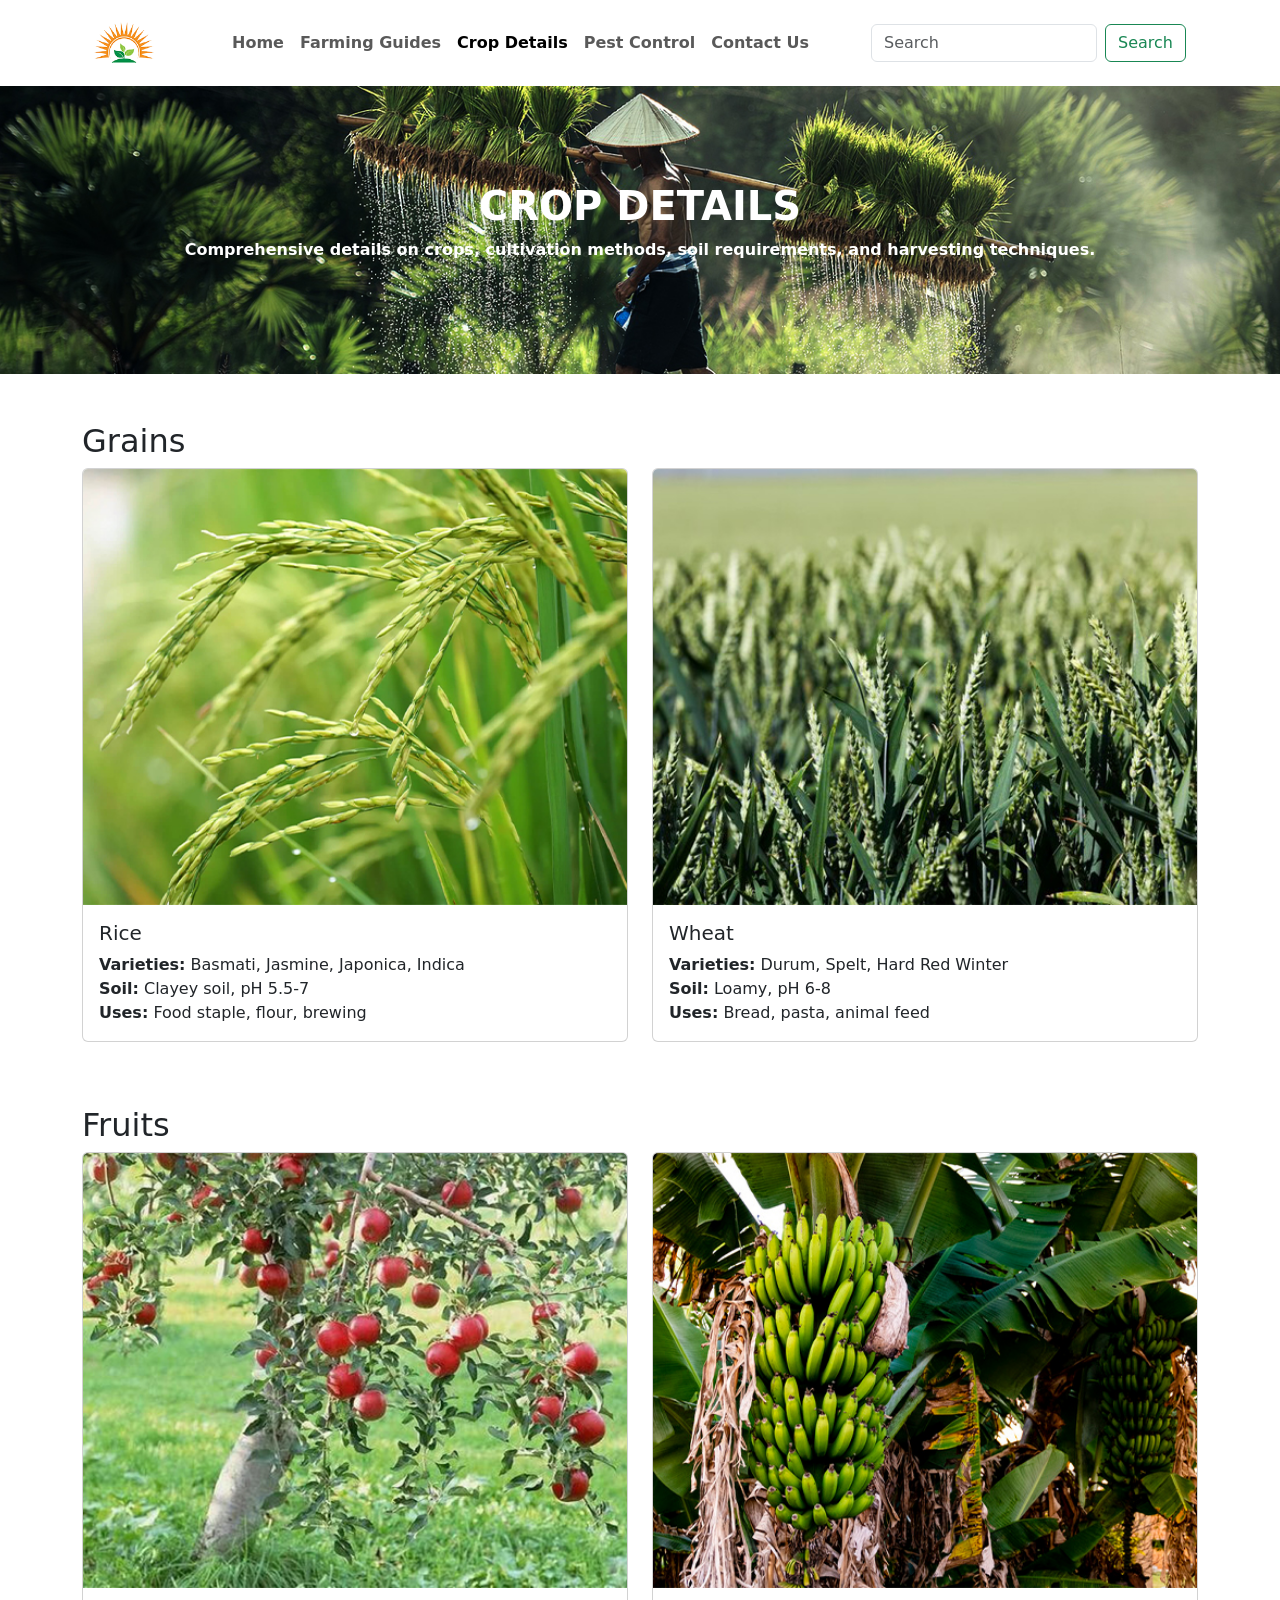
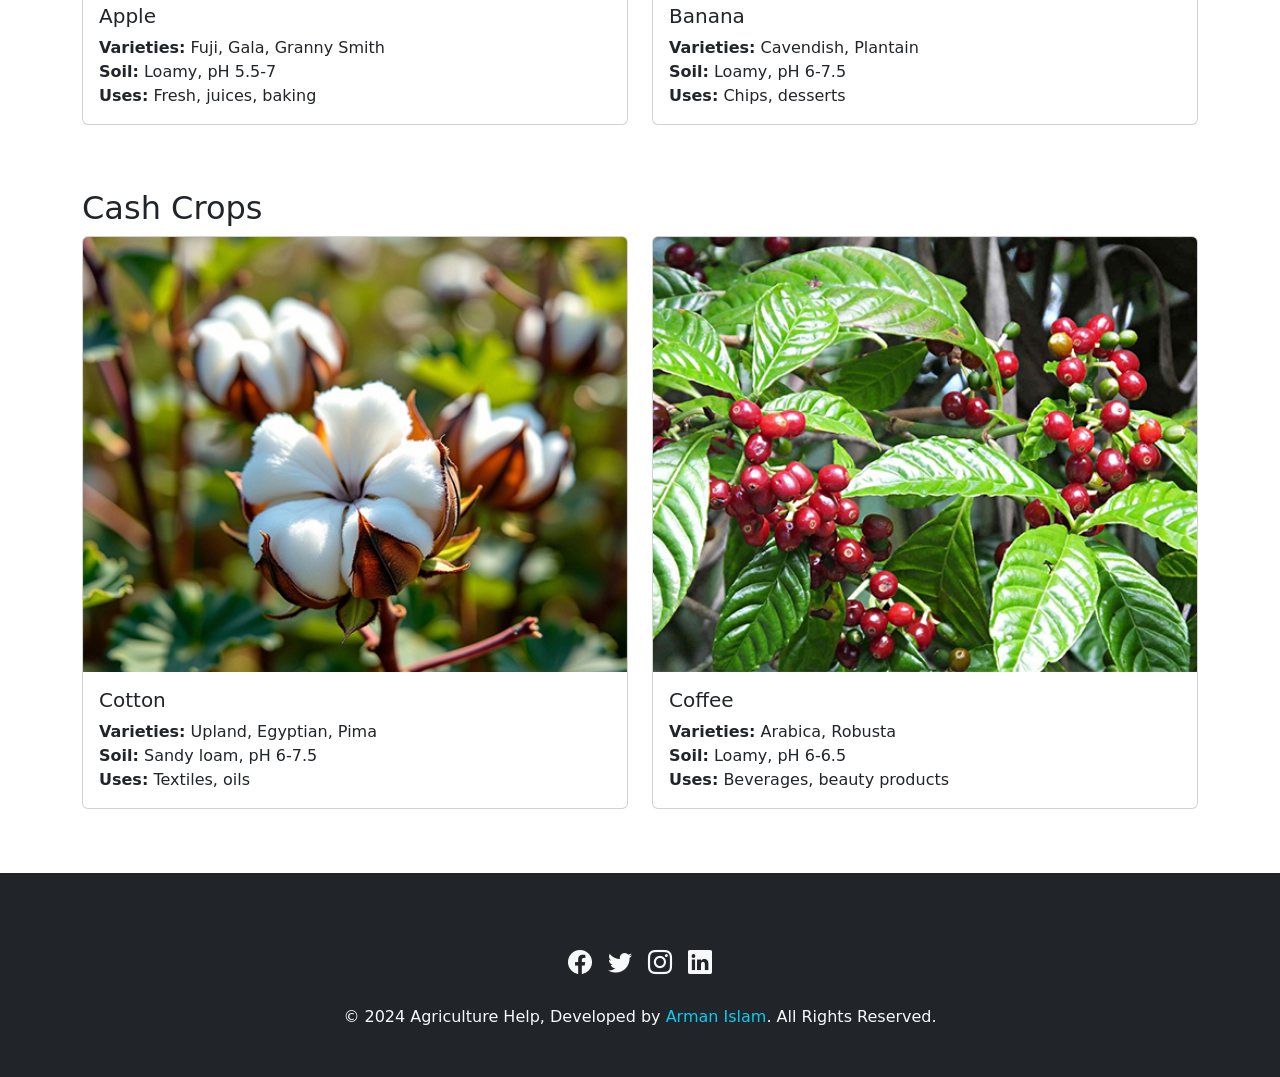
<file: crop_details.html>
<!doctype html>
<html lang="en">

<head>
    <meta charset="utf-8">
    <meta name="viewport" content="width=device-width, initial-scale=1">
    <meta name="description"
        content="This webpage is about Agriculture Information providing a wide range of information about Agriculture." />
    <meta name="author" content="Mehedi Alam" />
    <title>Agricultural Information Hub</title>
    <!-- Bootstrap CSS -->
    <link rel="stylesheet" href="vendor/bootstrap-5.3.3/css/bootstrap.min.css">
    
    <!-- Bootstrap Icons CSS -->
    <link rel="stylesheet" href="vendor/bootstrap-icons-1.11.3/font/bootstrap-icons.min.css">
    
    <!-- Custom CSS -->
    <link rel="stylesheet" href="assets/css/style.css">
</head>

<body>
    <!-- Header start -->
    <header>
        <!-- Navigation -->
        <div class="container">
            <nav class="navbar navbar-expand-lg">
                <div class="container-fluid">
                    <a class="navbar-brand" href="index.html"><img src="assets/images/logo.png" width="60"
                            alt="logo" /></a>
                    <button class="navbar-toggler" type="button" data-bs-toggle="collapse"
                        data-bs-target="#navbarSupportedContent" aria-controls="navbarSupportedContent"
                        aria-expanded="false" aria-label="Toggle navigation">
                        <span class="navbar-toggler-icon"></span>
                    </button>
                    <div class="collapse navbar-collapse" id="navbarSupportedContent">
                        <ul class="navbar-nav mx-auto mb-2 mb-lg-0 fw-semibold">
                            <li class="nav-item">
                                <a class="nav-link" href="index.html">Home</a>
                            </li>
                            <li class="nav-item">
                                <a class="nav-link" href="farming_guides.html">Farming Guides</a>
                            </li>
                            <li class="nav-item">
                                <a class="nav-link active" aria-current="page" href="crop_details.html">Crop Details</a>
                            </li>
                            <li class="nav-item">
                                <a class="nav-link" href="pest_control.html">Pest Control</a>
                            </li>
                            <li class="nav-item">
                                <a class="nav-link" href="contact.html">Contact Us</a>
                            </li>
                        </ul>
                        <form class="d-flex" role="search">
                            <input class="form-control me-2" type="search" placeholder="Search" aria-label="Search" />
                            <button class="btn btn-outline-success" type="submit">
                                Search
                            </button>
                        </form>
                    </div>
                </div>
            </nav>
        </div>

        <!-- banner -->
        <div class="banner crop_details_banner">
            <div class="container">
                <div class="heading text-center text-white">
                    <h1 class="text-uppercase fw-bold">Crop Details</h1>
                    <p class="fw-semibold">
                        Comprehensive details on crops, cultivation methods, soil
                        requirements, and harvesting techniques.
                    </p>
                </div>
            </div>
        </div>
    </header>
    <!-- Header end -->
         <!-- Main section start -->
    <main>
        <!-- Crop Details Section start -->
        <section class="crop-details py-5">
            <div class="container">
                <!-- Title -->
                <!-- <div class="text-center mb-4">
                    <h2 class="fw-bold text-uppercase">Crop Details</h2>
                    <p>
                        Comprehensive details on crops, cultivation methods, soil
                        requirements, and harvesting techniques.
                    </p>
                </div> -->

                <!-- Grains Section -->
                <div class="mb-5">
                    <h2>Grains</h2>
                    <div class="row">
                        <div class="col-md-6 mb-3">
                            <div class="card">
                                <img src="assets/images/rice.jpg" class="card-img-top" alt="Rice" />
                                <div class="card-body">
                                    <h5 class="card-title">Rice</h5>
                                    <p class="card-text">
                                        <strong>Varieties:</strong> Basmati, Jasmine, Japonica,
                                        Indica<br />
                                        <strong>Soil:</strong> Clayey soil, pH 5.5-7<br />
                                        <strong>Uses:</strong> Food staple, flour, brewing
                                    </p>
                                </div>
                            </div>
                        </div>
                        <div class="col-md-6 mb-3">
                            <div class="card">
                                <img src="assets/images/wheet.jpg" class="card-img-top" alt="Wheat" />
                                <div class="card-body">
                                    <h5 class="card-title">Wheat</h5>
                                    <p class="card-text">
                                        <strong>Varieties:</strong> Durum, Spelt, Hard Red Winter<br />
                                        <strong>Soil:</strong> Loamy, pH 6-8<br />
                                        <strong>Uses:</strong> Bread, pasta, animal feed
                                    </p>
                                </div>
                            </div>
                        </div>
                    </div>
                </div>

                <!-- Fruits Section -->
                <div class="mb-5">
                    <h2>Fruits</h2>
                    <div class="row">
                        <div class="col-md-6 mb-3">
                            <div class="card">
                                <img src="assets/images/apple.jpg" class="card-img-top" alt="Apple" />
                                <div class="card-body">
                                    <h5 class="card-title">Apple</h5>
                                    <p class="card-text">
                                        <strong>Varieties:</strong> Fuji, Gala, Granny Smith<br />
                                        <strong>Soil:</strong> Loamy, pH 5.5-7<br />
                                        <strong>Uses:</strong> Fresh, juices, baking
                                    </p>
                                </div>
                            </div>
                        </div>
                        <div class="col-md-6 mb-3">
                            <div class="card">
                                <img src="assets/images/bananna.jpg" class="card-img-top" alt="Banana" />
                                <div class="card-body">
                                    <h5 class="card-title">Banana</h5>
                                    <p class="card-text">
                                        <strong>Varieties:</strong> Cavendish, Plantain<br />
                                        <strong>Soil:</strong> Loamy, pH 6-7.5<br />
                                        <strong>Uses:</strong> Chips, desserts
                                    </p>
                                </div>
                            </div>
                        </div>
                    </div>
                </div>

                <!-- Cash Crops Section -->
                <div>
                    <h2>Cash Crops</h2>
                    <div class="row">
                        <div class="col-md-6 mb-3">
                            <div class="card">
                                <img src="assets/images/cotton.jpg" class="card-img-top" alt="Cotton" />
                                <div class="card-body">
                                    <h5 class="card-title">Cotton</h5>
                                    <p class="card-text">
                                        <strong>Varieties:</strong> Upland, Egyptian, Pima<br />
                                        <strong>Soil:</strong> Sandy loam, pH 6-7.5<br />
                                        <strong>Uses:</strong> Textiles, oils
                                    </p>
                                </div>
                            </div>
                        </div>
                        <div class="col-md-6 mb-3">
                            <div class="card">
                                <img src="assets/images/coffee.jpg" class="card-img-top" alt="Coffee" />
                                <div class="card-body">
                                    <h5 class="card-title">Coffee</h5>
                                    <p class="card-text">
                                        <strong>Varieties:</strong> Arabica, Robusta<br />
                                        <strong>Soil:</strong> Loamy, pH 6-6.5<br />
                                        <strong>Uses:</strong> Beverages, beauty products
                                    </p>
                                </div>
                            </div>
                        </div>
                    </div>
                </div>
            </div>
        </section>
        <!-- Crop Details Section end -->

    </main>
    <!-- Main section end -->

       <!-- Footer section start -->
    <footer class="bg-dark text-light py-5">
        <div class="container">
            <!-- Social Media Section -->
            <div class="d-flex justify-content-center mt-4">
                <a href="https://www.facebook.com/MehediAlam49/" class="text-light me-3"><i
                        class="bi bi-facebook fs-4"></i></a>
                <a href="https://twitter.com/MehediAlam49" class="text-light me-3"><i
                        class="bi bi-twitter fs-4"></i></a>
                <a href="https://www.instagram.com/mehedialam_49/" class="text-light me-3"><i
                        class="bi bi-instagram fs-4"></i></a>
                <a href="https://www.linkedin.com/in/mehedialam49/" class="text-light"><i
                        class="bi bi-linkedin fs-4"></i></a>
            </div>

            <!-- Footer Bottom -->
            <div class="text-center mt-4">
                <p class="mb-0">&copy; 2024 Agriculture Help, Developed by <a
                        href="https://www.facebook.com/MehediAlam49/" class="text-decoration-none text-info">Arman Islam</a>. All Rights Reserved.</p>
            </div>
        </div>

    </footer>
    <!-- Footer section end -->

    <!-- Scroll to Top Button -->
    <button id="scrollToTopBtn" class="scroll-to-top">↑</button>

    <!-- Bootstrap JS -->
    <script src="vendor/bootstrap-5.3.3/js/bootstrap.bundle.min.js"></script>
    
    <!-- custom JS -->
    <script src="assets/js/app.js"></script>
</body>

</html>
</file>
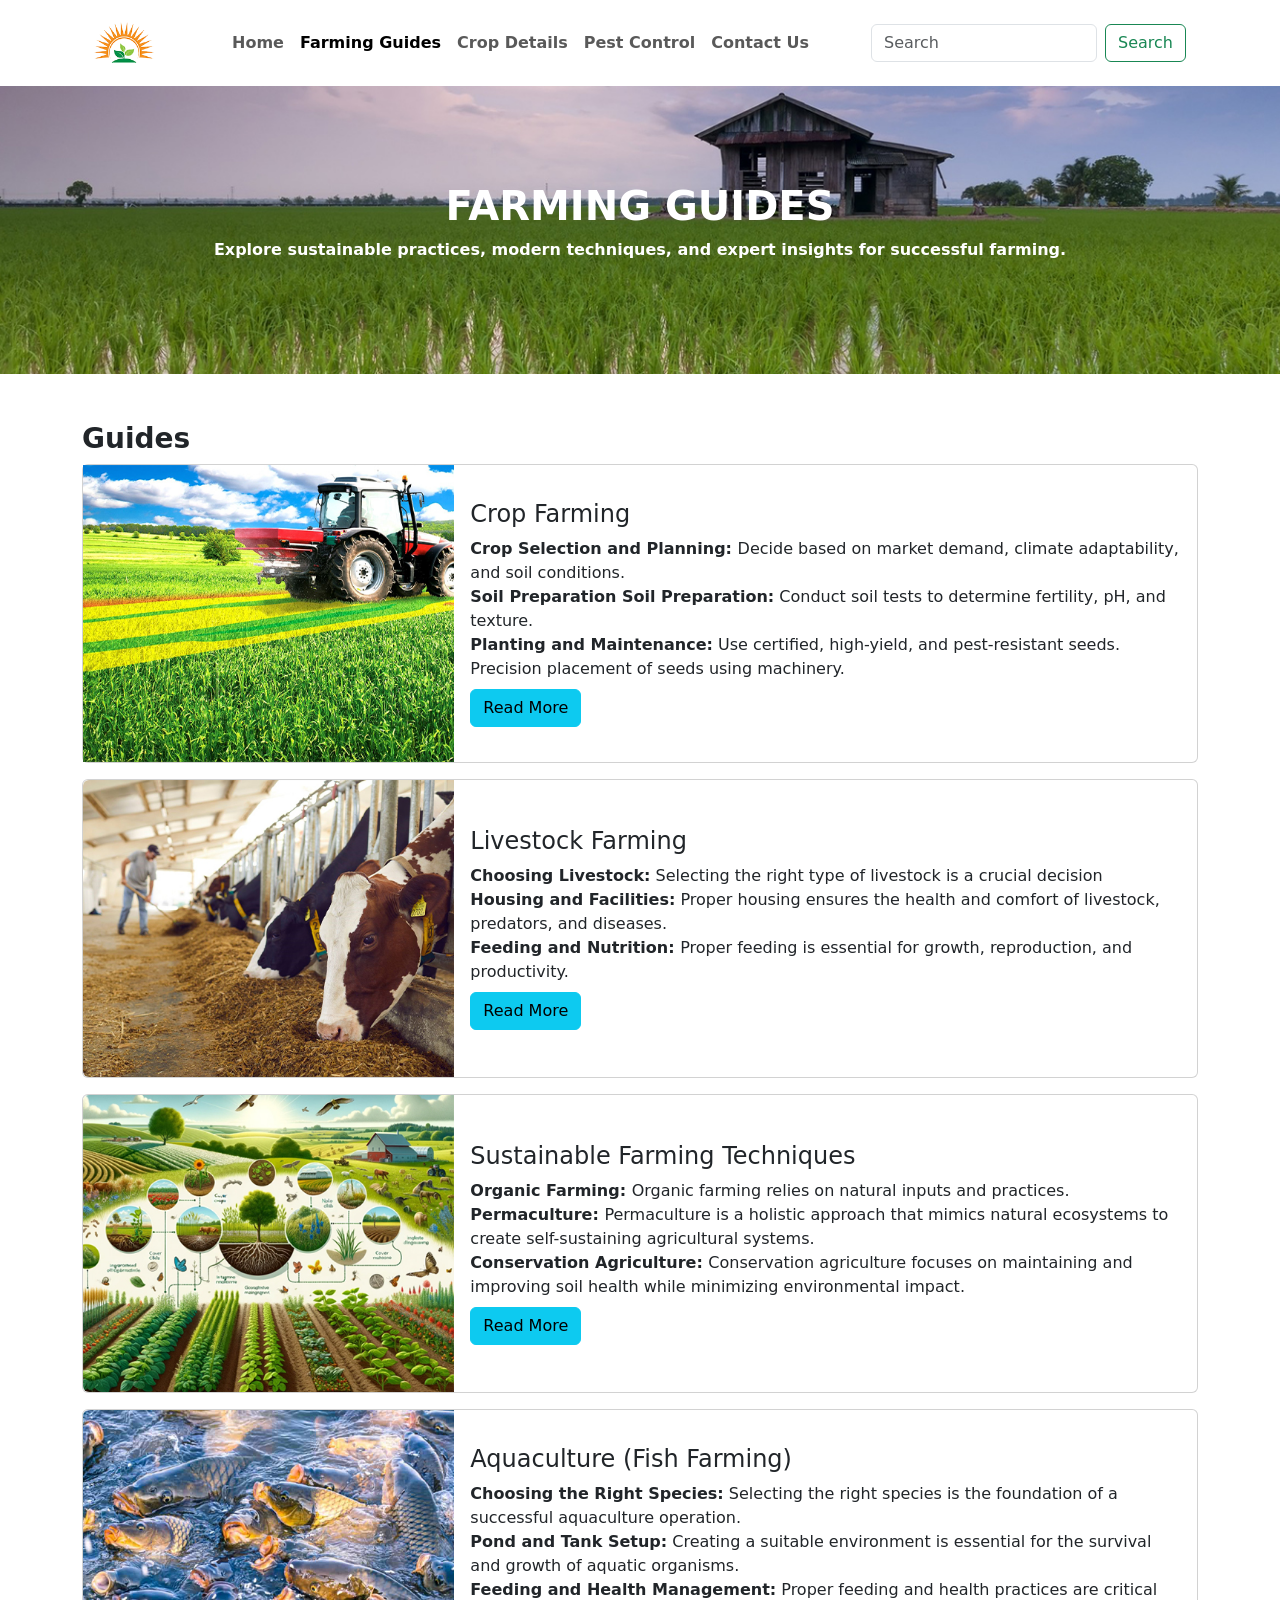
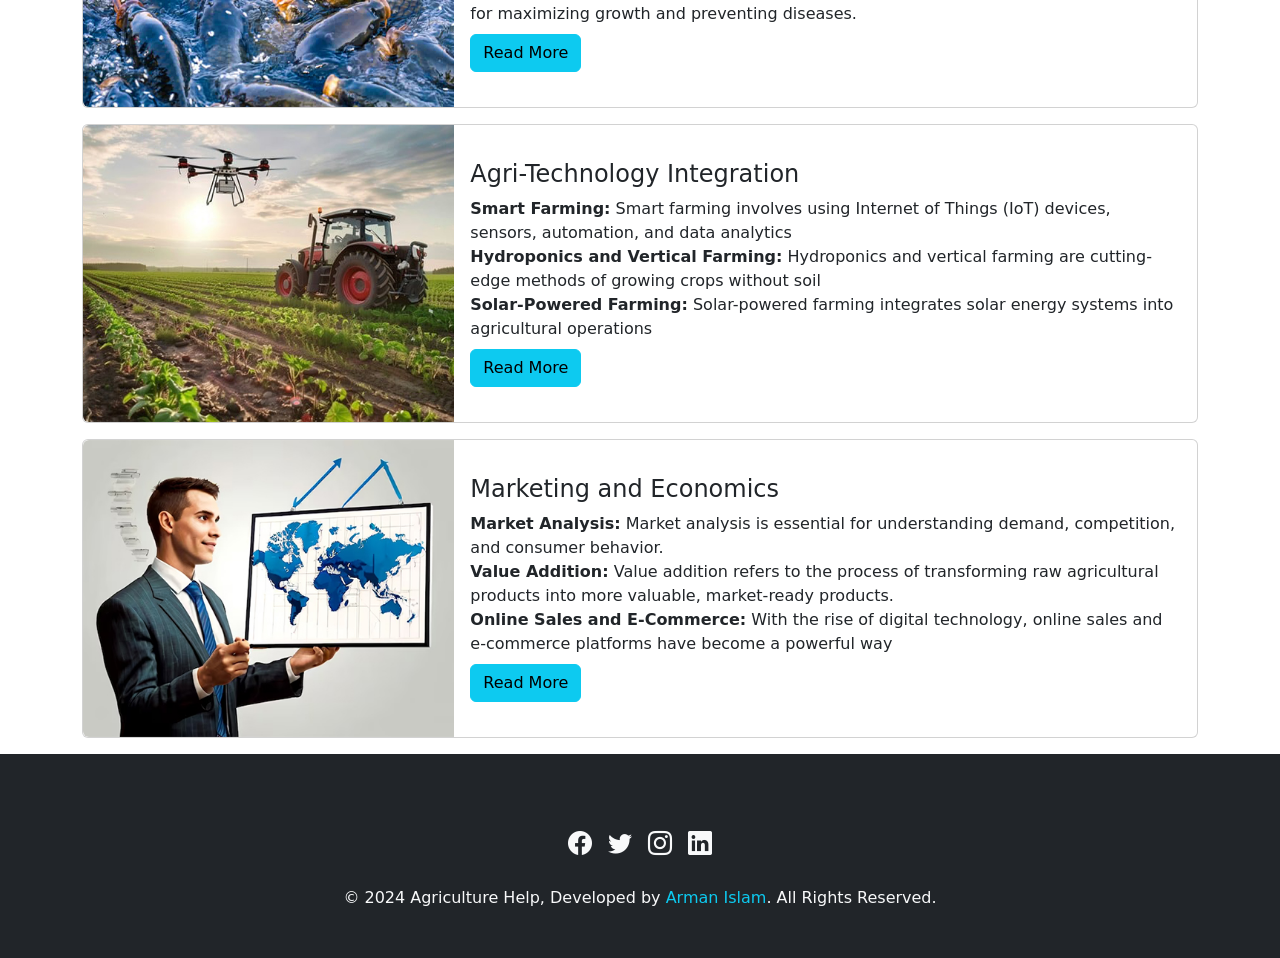
<file: farming_guides.html>
<!doctype html>
<html lang="en">

<head>
    <meta charset="utf-8">
    <meta name="viewport" content="width=device-width, initial-scale=1">
    <meta name="description"
        content="This webpage is about Agriculture Information providing a wide range of information about Agriculture." />
    <meta name="author" content="Mehedi Alam" />
    <title>Agricultural Information Hub</title>
    <!-- Bootstrap CSS -->
    <link rel="stylesheet" href="vendor/bootstrap-5.3.3/css/bootstrap.min.css">
    
    <!-- Bootstrap Icons CSS -->
    <link rel="stylesheet" href="vendor/bootstrap-icons-1.11.3/font/bootstrap-icons.min.css">
    
    <!-- Custom CSS -->
    <link rel="stylesheet" href="assets/css/style.css">
</head>

<body>
    <!-- Header start -->
    <header>
        <!-- Navigation -->
        <div class="container">
            <nav class="navbar navbar-expand-lg">
                <div class="container-fluid">
                    <a class="navbar-brand" href="index.html"><img src="assets/images/logo.png" width="60"
                            alt="logo" /></a>
                    <button class="navbar-toggler" type="button" data-bs-toggle="collapse"
                        data-bs-target="#navbarSupportedContent" aria-controls="navbarSupportedContent"
                        aria-expanded="false" aria-label="Toggle navigation">
                        <span class="navbar-toggler-icon"></span>
                    </button>
                    <div class="collapse navbar-collapse" id="navbarSupportedContent">
                        <ul class="navbar-nav mx-auto mb-2 mb-lg-0 fw-semibold">
                            <li class="nav-item">
                                <a class="nav-link" href="index.html">Home</a>
                            </li>
                            <li class="nav-item">
                                <a class="nav-link active" aria-current="page" href="farming_guides.html">Farming Guides</a>
                            </li>
                            <li class="nav-item">
                                <a class="nav-link" href="crop_details.html">Crop Details</a>
                            </li>
                            <li class="nav-item">
                                <a class="nav-link" href="pest_control.html">Pest Control</a>
                            </li>
                            <li class="nav-item">
                                <a class="nav-link" href="contact.html">Contact Us</a>
                            </li>
                        </ul>
                        <form class="d-flex" role="search">
                            <input class="form-control me-2" type="search" placeholder="Search" aria-label="Search" />
                            <button class="btn btn-outline-success" type="submit">
                                Search
                            </button>
                        </form>
                    </div>
                </div>
            </nav>
        </div>

        <!-- banner -->
        <div class="banner farming_guides_banner">
            <div class="container">
                <div class="heading text-center text-white">
                    <h1 class="text-uppercase fw-bold">Farming Guides</h1>
                    <p class="fw-semibold">
                        Explore sustainable practices, modern techniques, and expert insights for
                        successful farming.
                    </p>
                </div>
            </div>
        </div>
    </header>
    <!-- Header end -->

      <!-- Main section start -->
    <main>
        <!-- Farming guides section start -->
        <!-- Farming Guides -->
        <section class="farming_guides_section">
            <div class="container">
                <!-- Section Title -->
                <!-- <div class="text-center mb-4">
                    <h1>Farming Guide</h1>
                    <p class="text-muted">Explore sustainable practices, modern techniques, and expert insights for
                        successful
                        farming.</p>
                </div> -->
                <h3 class="fw-bold pt-5">Guides</h3>
                <div class="row">

                    <div class="col-lg-12">
                        <div class="card mb-3">
                            <div class="row g-0 align-items-center">
                                <div class="col-md-4">
                                    <img src="assets/images/images.jpg" class="img-fluid w-100" alt="Guide1">
                                </div>
                                <div class="col-md-8">
                                    <div class="card-body">
                                        <h4 class="card-title">Crop Farming</h4>
                                        <p class="card-text m-0"><strong>Crop Selection and Planning: </strong>Decide
                                            based on market demand, climate adaptability, and soil conditions.</p>
                                        <p class="m-0"><strong>Soil Preparation Soil Preparation:</strong> Conduct soil
                                            tests to determine fertility, pH, and texture.</p>
                                        <p class="m-0"><strong>Planting and Maintenance:</strong> Use certified,
                                            high-yield, and pest-resistant seeds. Precision placement of seeds using
                                            machinery.</p>

                                        <a href="#" class="btn btn-info mt-2">Read More</a>
                                    </div>
                                </div>
                            </div>
                        </div>
                    </div>
                    <div class="col-lg-12">
                        <div class="card mb-3">
                            <div class="row g-0 align-items-center">
                                <div class="col-md-4">
                                    <img src="assets/images/guide2.jpg" class="img-fluid rounded-start" alt="...">
                                </div>
                                <div class="col-md-8">
                                    <div class="card-body">
                                        <h4 class="card-title">Livestock Farming</h4>
                                        <p class="m-0"><strong>Choosing Livestock:</strong> Selecting the right type of
                                            livestock is a crucial decision</p>
                                        <p class="m-0"><strong>Housing and Facilities:</strong> Proper housing ensures
                                            the health and comfort of livestock, predators, and diseases.</p>
                                        <p class="m-0"><strong>Feeding and Nutrition: </strong> Proper feeding is
                                            essential for growth, reproduction, and productivity.</p>

                                        <a href="#" class="btn btn-info mt-2">Read More</a>
                                    </div>
                                </div>
                            </div>
                        </div>
                    </div>
                    <div class="col-lg-12">
                        <div class="card mb-3">
                            <div class="row g-0 align-items-center">
                                <div class="col-md-4">
                                    <img src="assets/images/guide3.jpg" class="img-fluid rounded-start" alt="...">
                                </div>
                                <div class="col-md-8">
                                    <div class="card-body">
                                        <h4 class="card-title">Sustainable Farming Techniques</h4>
                                        <p class="m-0"><strong>Organic Farming: </strong> Organic farming relies on
                                            natural inputs and practices.</p>
                                        <p class="m-0"><strong>Permaculture: </strong> Permaculture is a holistic
                                            approach that mimics natural ecosystems to create self-sustaining
                                            agricultural systems.</p>
                                        <p class="m-0"><strong>Conservation Agriculture: </strong> Conservation
                                            agriculture focuses on maintaining and improving soil health while
                                            minimizing environmental impact.</p>
                                        <a href="#" class="btn btn-info mt-2">Read More</a>
                                    </div>
                                </div>
                            </div>
                        </div>
                    </div>
                    <div class="col-lg-12">
                        <div class="card mb-3">
                            <div class="row g-0 align-items-center">
                                <div class="col-md-4">
                                    <img src="assets/images/guide4.jpg" class="img-fluid rounded-start" alt="...">
                                </div>
                                <div class="col-md-8">
                                    <div class="card-body">
                                        <h4 class="card-title">Aquaculture (Fish Farming)</h4>
                                        <p class="m-0"><strong>Choosing the Right Species:</strong> Selecting the right
                                            species is the foundation of a successful aquaculture operation.</p>
                                        <p class="m-0"><strong>Pond and Tank Setup:</strong> Creating a suitable
                                            environment is essential for the survival and growth of aquatic organisms.
                                        </p>
                                        <p class="m-0"><strong>Feeding and Health Management:</strong> Proper feeding
                                            and health practices are critical for maximizing growth and preventing
                                            diseases.</p>
                                        <a href="#" class="btn btn-info mt-2">Read More</a>
                                    </div>
                                </div>
                            </div>
                        </div>
                    </div>
                    <div class="col-lg-12">
                        <div class="card mb-3">
                            <div class="row g-0 align-items-center">
                                <div class="col-md-4">
                                    <img src="assets/images/guide5.jpg" class="img-fluid rounded-start" alt="...">
                                </div>
                                <div class="col-md-8">
                                    <div class="card-body">
                                        <h4 class="card-title">Agri-Technology Integration</h4>
                                        <p class="m-0"><strong>Smart Farming:</strong> Smart farming involves using
                                            Internet of Things (IoT) devices, sensors, automation, and data analytics
                                        </p>
                                        <p class="m-0"><strong>Hydroponics and Vertical Farming:</strong> Hydroponics
                                            and vertical farming are cutting-edge methods of growing crops without soil
                                        </p>
                                        <p class="m-0"><strong>Solar-Powered Farming:</strong> Solar-powered farming
                                            integrates solar energy systems into agricultural operations</p>
                                        <a href="#" class="btn btn-info mt-2">Read More</a>
                                    </div>
                                </div>
                            </div>
                        </div>
                    </div>
                    <div class="col-lg-12">
                        <div class="card mb-3">
                            <div class="row g-0 align-items-center">
                                <div class="col-md-4">
                                    <img src="assets/images/guide6.jpg" class="img-fluid rounded-start" alt="...">
                                </div>
                                <div class="col-md-8">
                                    <div class="card-body">
                                        <h4 class="card-title">Marketing and Economics</h4>
                                        <p class="m-0"><strong>Market Analysis:</strong> Market analysis is essential
                                            for understanding demand, competition, and consumer behavior.</p>
                                        <p class="m-0"><strong>Value Addition:</strong> Value addition refers to the
                                            process of transforming raw agricultural products into more valuable,
                                            market-ready
                                            products.</p>
                                        <p class="m-0"><strong>Online Sales and E-Commerce:</strong> With the rise of
                                            digital technology, online sales and e-commerce platforms have become a
                                            powerful way</p>
                                        <a href="#" class="btn btn-info mt-2">Read More</a>
                                    </div>
                                </div>
                            </div>
                        </div>
                    </div>

                </div>
            </div>
        </section>
        <!-- Farming guides section end -->
    </main>
    <!-- Main section end -->


 <!-- Footer section start -->
    <footer class="bg-dark text-light py-5">
        <div class="container">
            <!-- Social Media Section -->
            <div class="d-flex justify-content-center mt-4">
                <a href="https://www.facebook.com/MehediAlam49/" class="text-light me-3"><i
                        class="bi bi-facebook fs-4"></i></a>
                <a href="https://twitter.com/MehediAlam49" class="text-light me-3"><i
                        class="bi bi-twitter fs-4"></i></a>
                <a href="https://www.instagram.com/mehedialam_49/" class="text-light me-3"><i
                        class="bi bi-instagram fs-4"></i></a>
                <a href="https://www.linkedin.com/in/mehedialam49/" class="text-light"><i
                        class="bi bi-linkedin fs-4"></i></a>
            </div>

            <!-- Footer Bottom -->
            <div class="text-center mt-4">
                <p class="mb-0">&copy; 2024 Agriculture Help, Developed by <a
                        href="https://www.facebook.com/MehediAlam49/" class="text-decoration-none text-info">Arman Islam</a>. All Rights Reserved.</p>
            </div>
        </div>

    </footer>
    <!-- Footer section end -->

    <!-- Scroll to Top Button -->
    <button id="scrollToTopBtn" class="scroll-to-top">↑</button>

    <!-- Bootstrap JS -->
    <script src="vendor/bootstrap-5.3.3/js/bootstrap.bundle.min.js"></script>
    
    <!-- custom JS -->
    <script src="assets/js/app.js"></script>
</body>

</html>
</file>
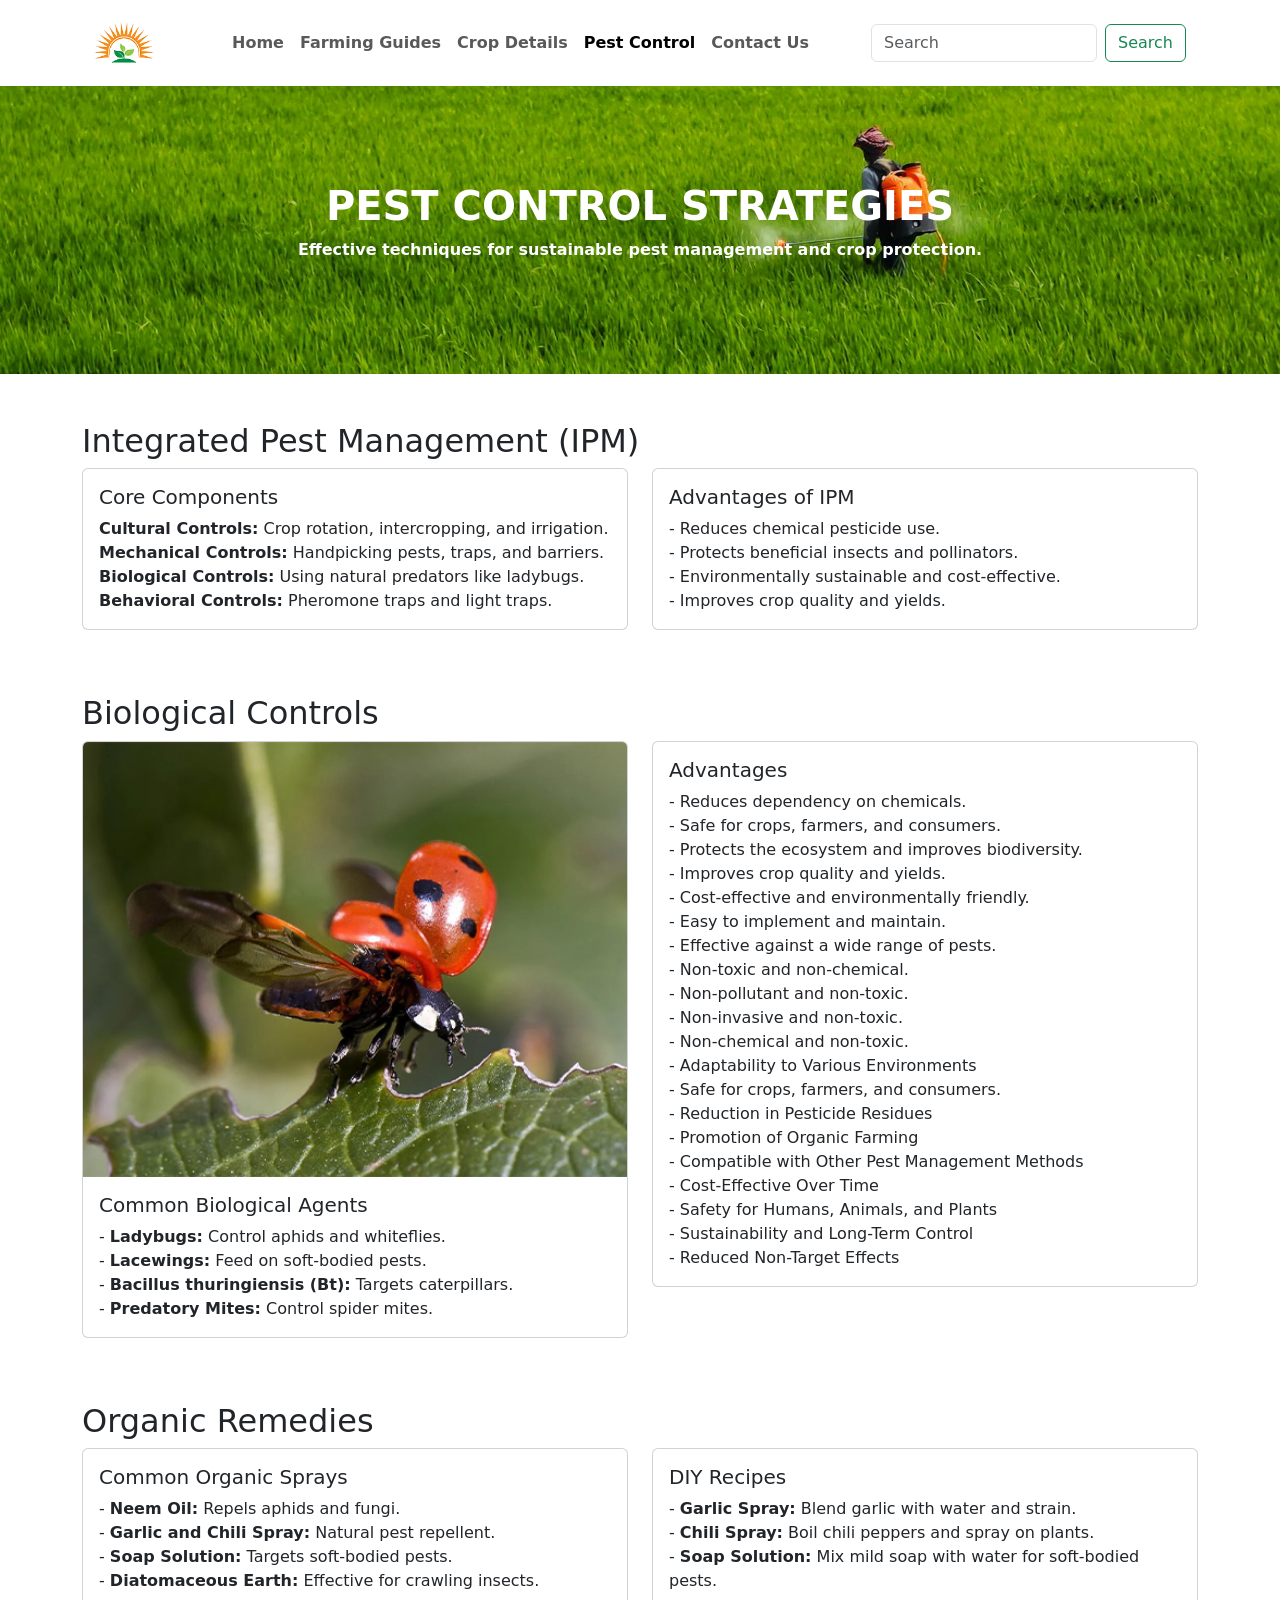
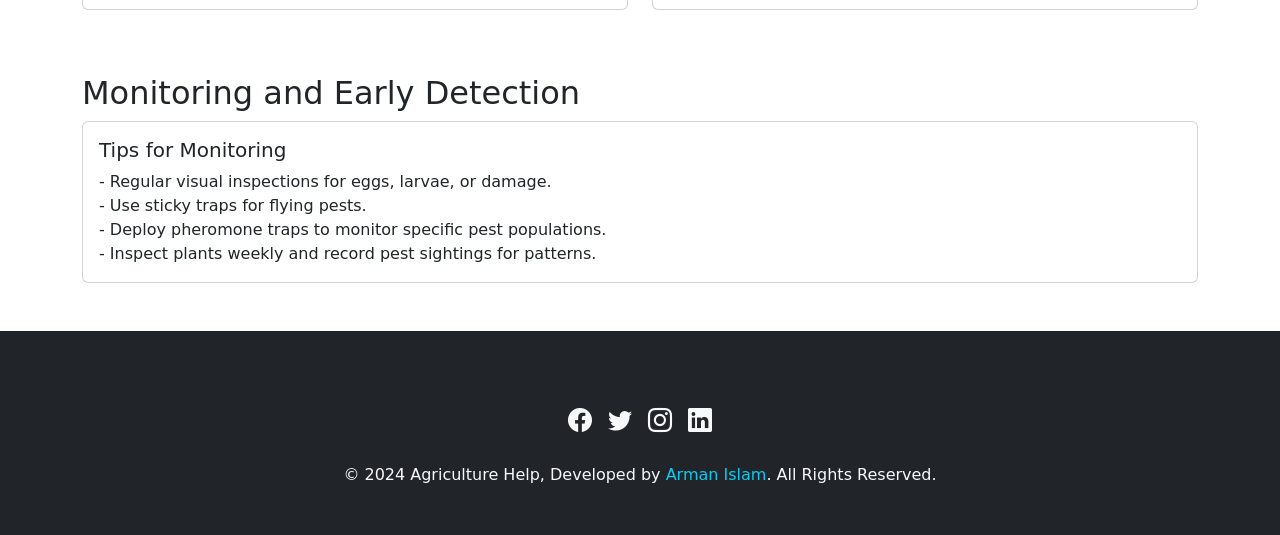
<file: pest_control.html>
<!doctype html>
<html lang="en">

<head>
    <meta charset="utf-8">
    <meta name="viewport" content="width=device-width, initial-scale=1">
    <meta name="description"
        content="This webpage is about Agriculture Information providing a wide range of information about Agriculture." />
    <meta name="author" content="Mehedi Alam" />
    <title>Agricultural Information Hub</title>
    <!-- Bootstrap CSS -->
    <link rel="stylesheet" href="vendor/bootstrap-5.3.3/css/bootstrap.min.css">

    <!-- Bootstrap Icons CSS -->
    <link rel="stylesheet" href="vendor/bootstrap-icons-1.11.3/font/bootstrap-icons.min.css">

    <!-- Custom CSS -->
    <link rel="stylesheet" href="assets/css/style.css">
</head>

<body>
    <!-- Header start -->
    <header>
        <!-- Navigation -->
        <div class="container">
            <nav class="navbar navbar-expand-lg">
                <div class="container-fluid">
                    <a class="navbar-brand" href="index.html"><img src="assets/images/logo.png" width="60"
                            alt="logo" /></a>
                    <button class="navbar-toggler" type="button" data-bs-toggle="collapse"
                        data-bs-target="#navbarSupportedContent" aria-controls="navbarSupportedContent"
                        aria-expanded="false" aria-label="Toggle navigation">
                        <span class="navbar-toggler-icon"></span>
                    </button>
                    <div class="collapse navbar-collapse" id="navbarSupportedContent">
                        <ul class="navbar-nav mx-auto mb-2 mb-lg-0 fw-semibold">
                            <li class="nav-item">
                                <a class="nav-link" href="index.html">Home</a>
                            </li>
                            <li class="nav-item">
                                <a class="nav-link" href="farming_guides.html">Farming Guides</a>
                            </li>
                            <li class="nav-item">
                                <a class="nav-link" href="crop_details.html">Crop Details</a>
                            </li>
                            <li class="nav-item">
                                <a class="nav-link active" aria-current="page" href="pest_control.html">Pest Control</a>
                            </li>
                            <li class="nav-item">
                                <a class="nav-link" href="contact.html">Contact Us</a>
                            </li>
                        </ul>
                        <form class="d-flex" role="search">
                            <input class="form-control me-2" type="search" placeholder="Search" aria-label="Search" />
                            <button class="btn btn-outline-success" type="submit">
                                Search
                            </button>
                        </form>
                    </div>
                </div>
            </nav>
        </div>

        <!-- banner -->
        <div class="banner pest_control_banner">
            <div class="container">
                <div class="heading text-center text-white">
                    <h1 class="text-uppercase fw-bold">Pest Control Strategies</h1>
                    <p class="fw-semibold">
                        Effective techniques for sustainable pest management and crop
                        protection.
                    </p>
                </div>
            </div>
        </div>
    </header>
    <!-- Header end -->
    <!-- Main section start -->
    <main>
        <!-- Pest Control Strategies section start -->
        <section class="pest_control_strategies mt-5">
            <div class="container">
                <!-- Section Title -->
                <!-- <div class="text-center mb-4">
                    <h2 class="fw-bold text-uppercase">Pest Control Strategies</h2>
                    <p class="text-muted">
                        Effective techniques for sustainable pest management and crop
                        protection.
                    </p>
                </div> -->

                <!-- IPM Section -->
                <div class="mb-5">
                    <h2>Integrated Pest Management (IPM)</h2>
                    <div class="row">
                        <div class="col-md-6 mb-3">
                            <div class="card">
                                <div class="card-body">
                                    <h5 class="card-title">Core Components</h5>
                                    <p class="card-text">
                                        <strong>Cultural Controls:</strong> Crop rotation,
                                        intercropping, and irrigation.<br />
                                        <strong>Mechanical Controls:</strong> Handpicking pests,
                                        traps, and barriers.<br />
                                        <strong>Biological Controls:</strong> Using natural
                                        predators like ladybugs.<br />
                                        <strong>Behavioral Controls:</strong> Pheromone traps and
                                        light traps.
                                    </p>
                                </div>
                            </div>
                        </div>
                        <div class="col-md-6 mb-3">
                            <div class="card">
                                <div class="card-body">
                                    <h5 class="card-title">Advantages of IPM</h5>
                                    <p class="card-text">
                                        - Reduces chemical pesticide use.<br />
                                        - Protects beneficial insects and pollinators.<br />
                                        - Environmentally sustainable and cost-effective. <br>
                                        - Improves crop quality and yields.
                                    </p>
                                </div>
                            </div>
                        </div>
                    </div>
                </div>

                <!-- Biological Controls Section -->
                <div class="mb-5">
                    <h2>Biological Controls</h2>
                    <div class="row">
                        <div class="col-md-6 mb-3">
                            <div class="card">
                                <img src="assets/images/ladybug.jpg" class="card-img-top" alt="Ladybugs" />
                                <div class="card-body">
                                    <h5 class="card-title">Common Biological Agents</h5>
                                    <p class="card-text">
                                        - <strong>Ladybugs:</strong> Control aphids and
                                        whiteflies.<br />
                                        - <strong>Lacewings:</strong> Feed on soft-bodied pests.<br />
                                        - <strong>Bacillus thuringiensis (Bt):</strong> Targets
                                        caterpillars.<br />
                                        - <strong>Predatory Mites:</strong> Control spider mites.
                                    </p>
                                </div>
                            </div>
                        </div>
                        <div class="col-md-6 mb-3">
                            <div class="card">
                                <div class="card-body">
                                    <h5 class="card-title">Advantages</h5>
                                    <p class="card-text">
                                        - Reduces dependency on chemicals.<br />
                                        - Safe for crops, farmers, and consumers.<br />
                                        - Protects the ecosystem and improves biodiversity. <br>
                                        - Improves crop quality and yields. <br>
                                        - Cost-effective and environmentally friendly. <br>
                                        - Easy to implement and maintain. <br>
                                        - Effective against a wide range of pests. <br>
                                        - Non-toxic and non-chemical. <br>
                                        - Non-pollutant and non-toxic. <br>
                                        - Non-invasive and non-toxic. <br>
                                        - Non-chemical and non-toxic. <br>
                                        - Adaptability to Various Environments <br>
                                        - Safe for crops, farmers, and consumers. <br>
                                        - Reduction in Pesticide Residues <br>
                                        - Promotion of Organic Farming <br>
                                        - Compatible with Other Pest Management Methods <br>
                                        - Cost-Effective Over Time <br>
                                        - Safety for Humans, Animals, and Plants <br>
                                        - Sustainability and Long-Term Control <br>
                                        - Reduced Non-Target Effects
                                    </p>
                                </div>
                            </div>
                        </div>
                    </div>
                </div>

                <!-- Organic Remedies Section -->
                <div class="mb-5">
                    <h2>Organic Remedies</h2>
                    <div class="row">
                        <div class="col-md-6 mb-3">
                            <div class="card">
                                <div class="card-body">
                                    <h5 class="card-title">Common Organic Sprays</h5>
                                    <p class="card-text">
                                        - <strong>Neem Oil:</strong> Repels aphids and fungi.<br />
                                        - <strong>Garlic and Chili Spray:</strong> Natural pest
                                        repellent.<br />
                                        - <strong>Soap Solution:</strong> Targets soft-bodied
                                        pests.<br />
                                        - <strong>Diatomaceous Earth:</strong> Effective for
                                        crawling insects.
                                    </p>
                                </div>
                            </div>
                        </div>
                        <div class="col-md-6 mb-3">
                            <div class="card">
                                <div class="card-body">
                                    <h5 class="card-title">DIY Recipes</h5>
                                    <p class="card-text">
                                        - <strong>Garlic Spray:</strong> Blend garlic with water and
                                        strain.<br />
                                        - <strong>Chili Spray:</strong> Boil chili peppers and spray
                                        on plants.<br />
                                        - <strong>Soap Solution:</strong> Mix mild soap with water
                                        for soft-bodied pests.
                                    </p>
                                </div>
                            </div>
                        </div>
                    </div>
                </div>

                <!-- Monitoring and Detection Section -->
                <div class="mb-5">
                    <h2>Monitoring and Early Detection</h2>
                    <div class="row">
                        <div class="col-md-12">
                            <div class="card">
                                <div class="card-body">
                                    <h5 class="card-title">Tips for Monitoring</h5>
                                    <p class="card-text">
                                        - Regular visual inspections for eggs, larvae, or damage.<br />
                                        - Use sticky traps for flying pests.<br />
                                        - Deploy pheromone traps to monitor specific pest
                                        populations.<br />
                                        - Inspect plants weekly and record pest sightings for
                                        patterns.
                                    </p>
                                </div>
                            </div>
                        </div>
                    </div>
                </div>
            </div>
        </section>
        <!-- Pest Control Strategies section end -->
    </main>
    <!-- Main section end -->
    <!-- Footer section start -->
    <footer class="bg-dark text-light py-5">
        <div class="container">
            <!-- Social Media Section -->
            <div class="d-flex justify-content-center mt-4">
                <a href="https://www.facebook.com/MehediAlam49/" class="text-light me-3"><i
                        class="bi bi-facebook fs-4"></i></a>
                <a href="https://twitter.com/MehediAlam49" class="text-light me-3"><i
                        class="bi bi-twitter fs-4"></i></a>
                <a href="https://www.instagram.com/mehedialam_49/" class="text-light me-3"><i
                        class="bi bi-instagram fs-4"></i></a>
                <a href="https://www.linkedin.com/in/mehedialam49/" class="text-light"><i
                        class="bi bi-linkedin fs-4"></i></a>
            </div>

            <!-- Footer Bottom -->
            <div class="text-center mt-4">
                <p class="mb-0">&copy; 2024 Agriculture Help, Developed by <a
                        href="https://www.facebook.com/MehediAlam49/" class="text-decoration-none text-info">Arman
                        Islam</a>. All Rights Reserved.</p>
            </div>
        </div>

    </footer>
    <!-- Footer section end -->

    <!-- Scroll to Top Button -->
    <button id="scrollToTopBtn" class="scroll-to-top">↑</button>

    <!-- Bootstrap JS -->
    <script src="vendor/bootstrap-5.3.3/js/bootstrap.bundle.min.js"></script>

    <!-- custom JS -->
    <script src="assets/js/app.js"></script>
</body>

</html>
</file>
<file: assets/css/style.css>
header .carousel_banner .carousel-indicators [data-bs-target] {
    width: 15px;
    height: 15px;
    border-radius: 50%;
}

header .banner{
    /* background-image: url(../images/banner.jpg); */
    background-size: cover;
    background-position: center center;
    height: 32vh;
    display: flex;
    flex-direction: column;
    justify-content: center;
}

header .farming_guides_banner{
  background-image: url(../images/innerBanner1.jpg);
}
header .crop_details_banner{
  background-image: url(../images/innerBanner2.jpg);
}
header .pest_control_banner{
  background-image: url(../images/innerBanner3.jpg);
}
header .contact_us_banner{
  background-image: url(../images/innerBanner4.jpg);
}

/* Scroll to Top Button Styles */
.scroll-to-top {
  position: fixed;
  bottom: 20px;
  right: 20px;
  display: none; /* Initially hidden */
  background-color: #007bff;
  color: white;
  border: none;
  border-radius: 5px;
  padding: 10px 15px;
  font-size: 18px;
  cursor: pointer;
  box-shadow: 0 4px 6px rgba(0, 0, 0, 0.1);
  transition: opacity 0.3s, visibility 0.3s;
}

.scroll-to-top:hover {
  background-color: #0056b3;
}
</file>
